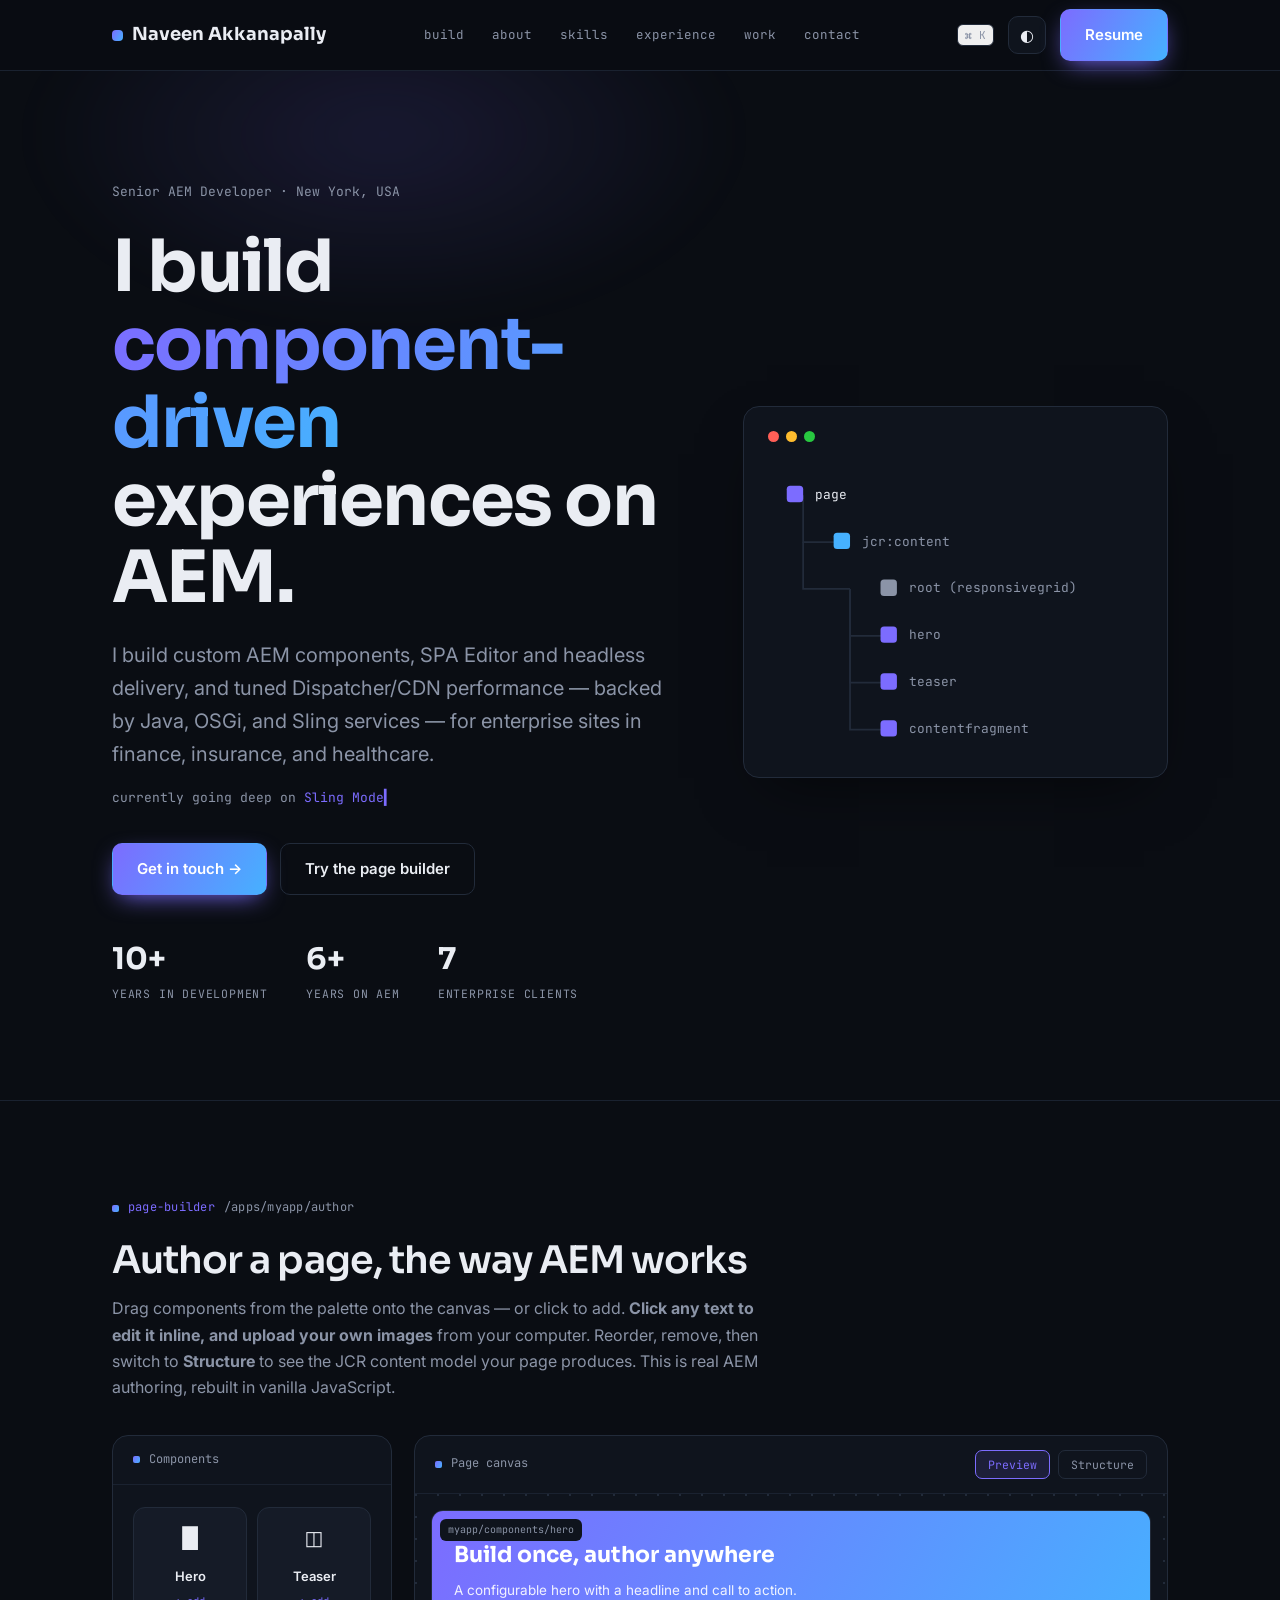
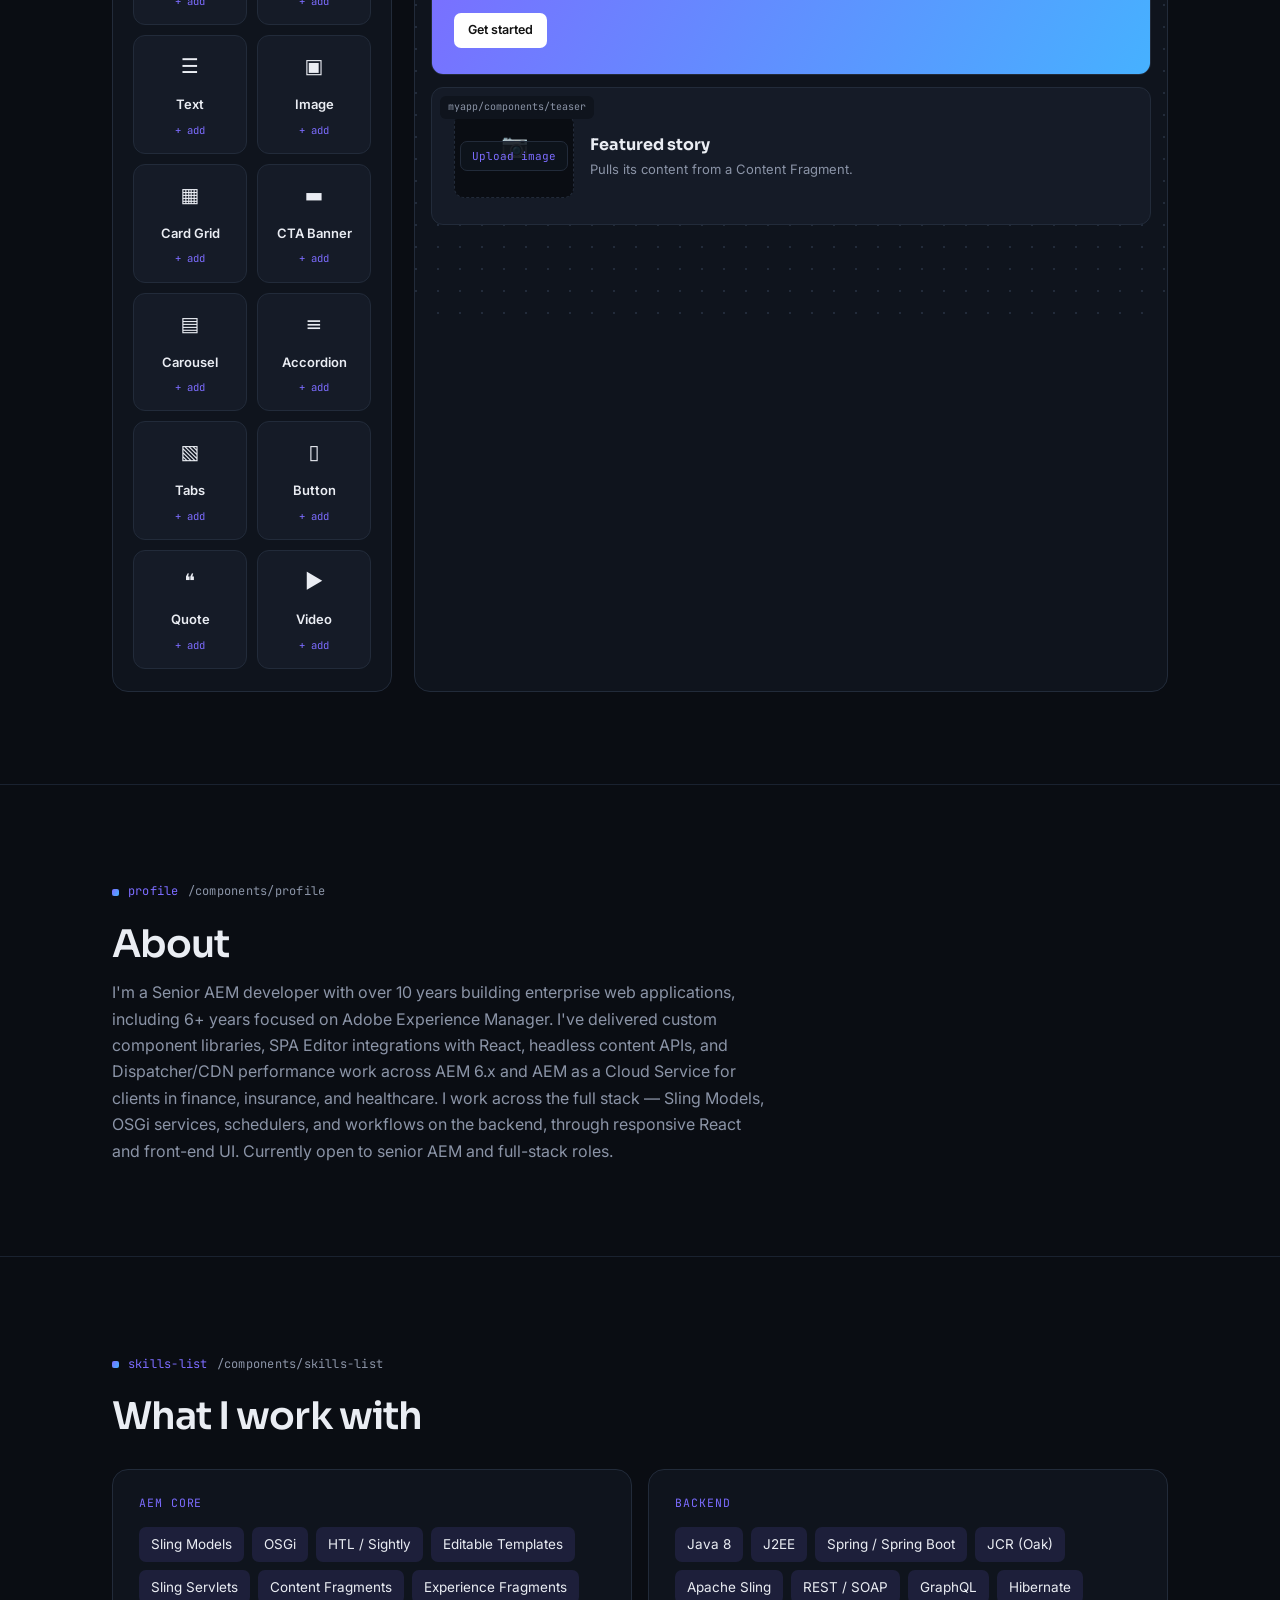
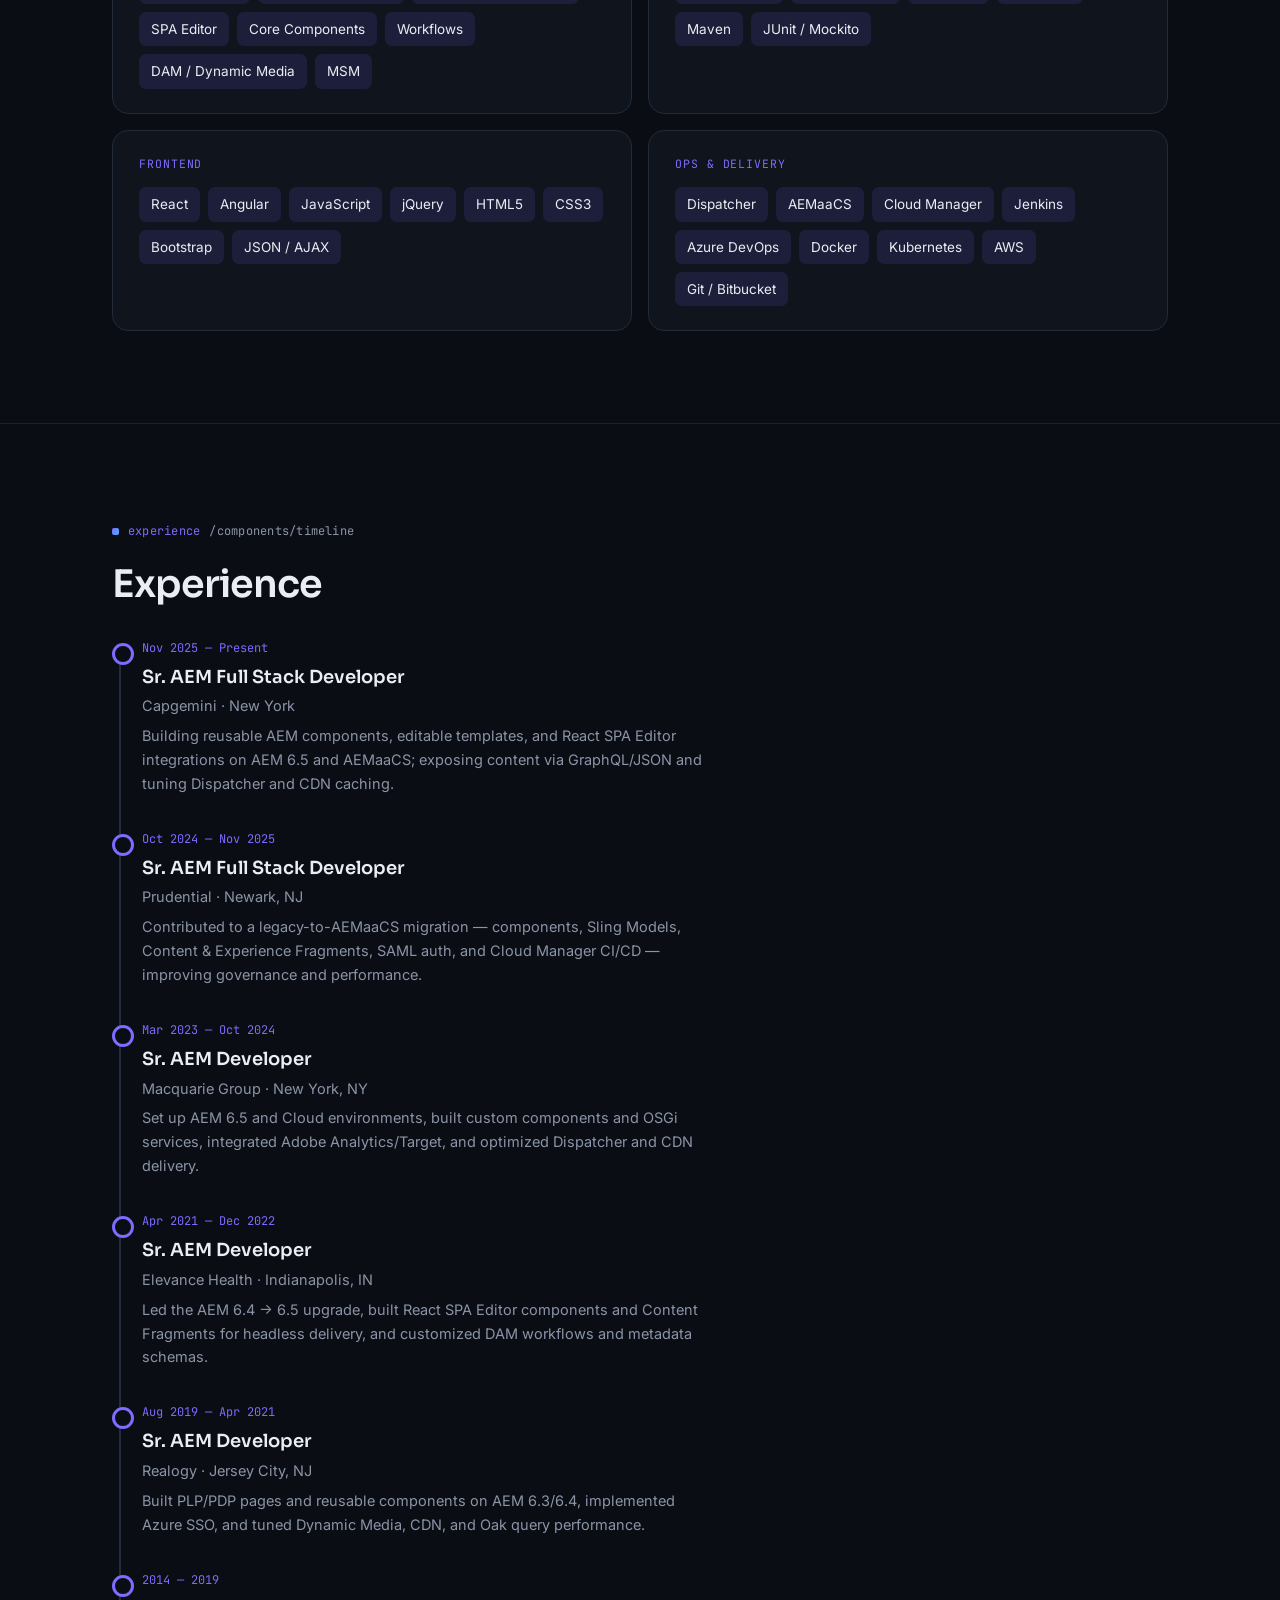
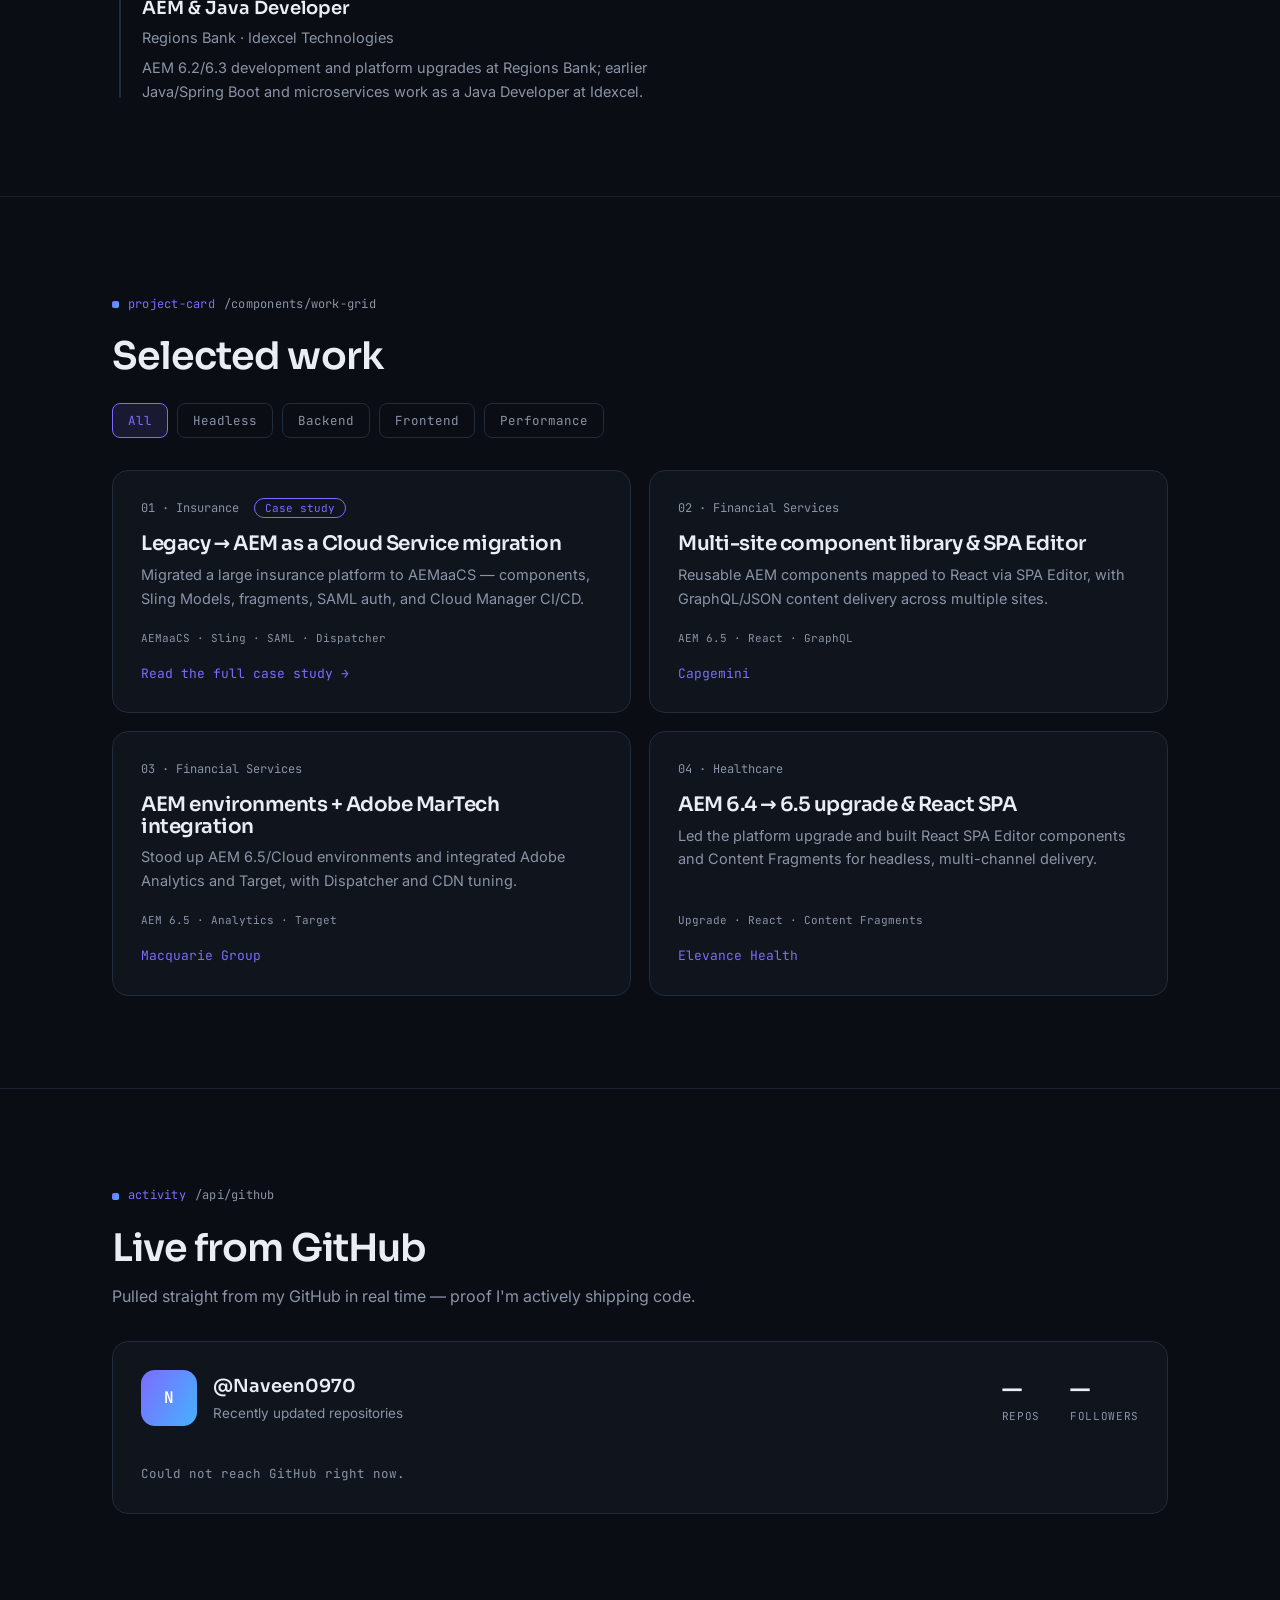
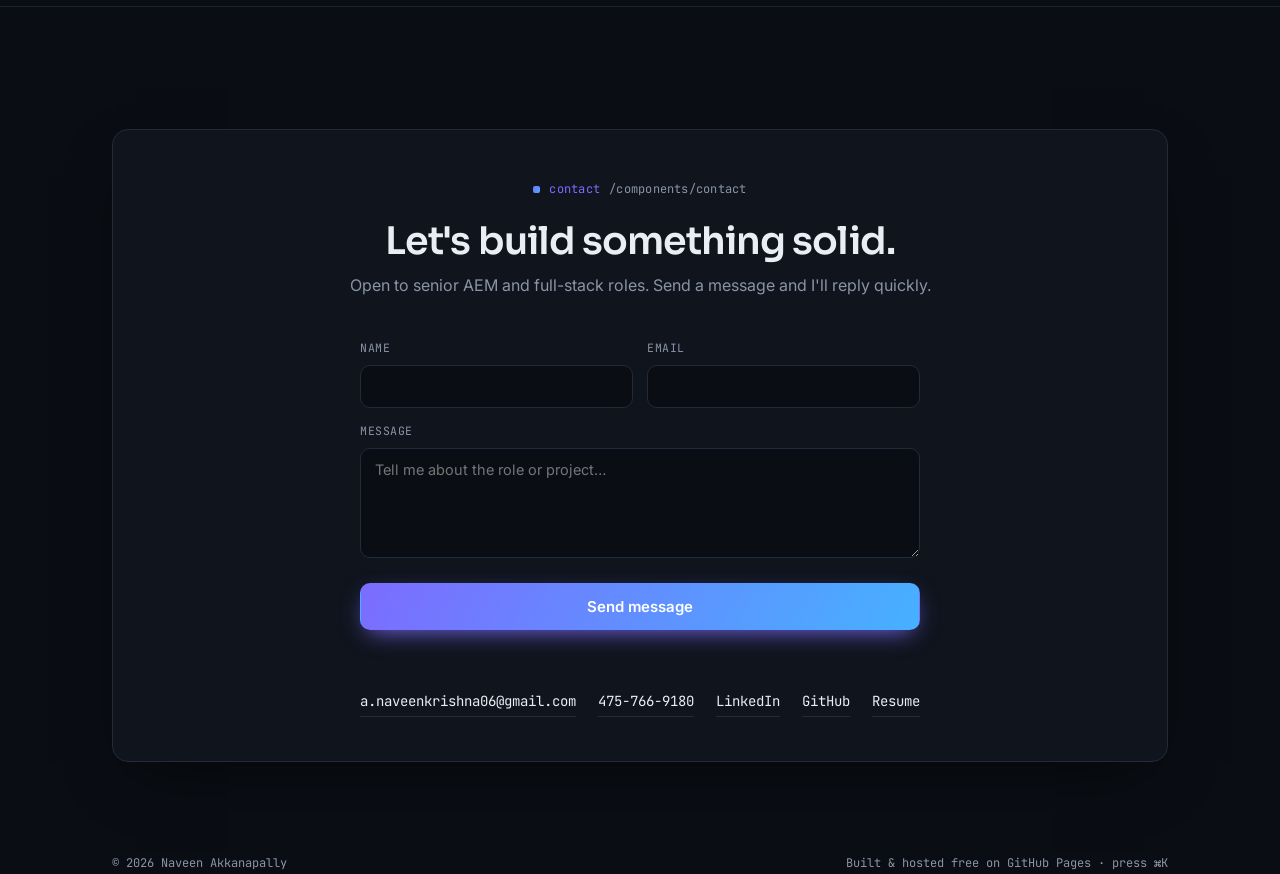
<file: index.html>
<!DOCTYPE html>
<!--
  ============================================================
  AEM DEVELOPER PORTFOLIO  — main page (v2, interactive)
  Edit anything in [SQUARE BRACKETS]. Deploy steps are in README.md
  ============================================================
-->
<html lang="en" data-theme="dark">
<head>
<meta charset="UTF-8" />
<meta name="viewport" content="width=device-width, initial-scale=1.0" />
<title>Naveen Akkanapally — Sr. AEM Developer</title>
<meta name="description" content="Naveen Akkanapally is a Senior AEM developer with 10+ years in enterprise web development and 6+ years on Adobe Experience Manager — component architecture, SPA Editor, headless delivery, and performance." />
<meta property="og:title" content="Naveen Akkanapally — Sr. AEM Developer" />
<meta property="og:description" content="Component-driven experiences on Adobe Experience Manager." />
<meta property="og:type" content="website" />
<link rel="icon" href="data:image/svg+xml,%3Csvg xmlns='http://www.w3.org/2000/svg' viewBox='0 0 32 32'%3E%3Crect width='32' height='32' rx='8' fill='%237C6CFF'/%3E%3Ctext x='16' y='22' font-size='16' font-family='monospace' fill='white' text-anchor='middle'%3EA%3C/text%3E%3C/svg%3E" />
<link rel="preconnect" href="https://fonts.googleapis.com" />
<link rel="preconnect" href="https://fonts.gstatic.com" crossorigin />
<link href="https://fonts.googleapis.com/css2?family=Sora:wght@400;500;600;700&family=Inter:wght@400;500;600&family=JetBrains+Mono:wght@400;500&display=swap" rel="stylesheet" />
<link rel="stylesheet" href="style.css" />
</head>
<body>

<div class="scroll-progress" id="scrollProgress"></div>

<nav class="nav">
  <div class="wrap nav-inner">
    <div class="brand"><span class="dot"></span>Naveen Akkanapally</div>
    <div class="nav-mid">
      <a href="#playground">build</a>
      <a href="#about">about</a>
      <a href="#skills">skills</a>
      <a href="#experience">experience</a>
      <a href="#work">work</a>
      <a href="#contact">contact</a>
    </div>
    <div class="nav-right">
      <button class="kbd-hint" id="cmdkTrigger" aria-label="Open command palette">&#8984; K</button>
      <button class="theme-toggle" id="themeToggle" aria-label="Toggle light/dark theme">&#9680;</button>
      <a class="btn btn-primary" href="[link-to-resume.pdf]">Resume</a>
    </div>
  </div>
</nav>

<!-- ============ HERO ============ -->
<header class="hero">
  <div class="hero-glow"></div>
  <div class="wrap hero-grid">
    <div>
      <div class="role">Senior AEM Developer &middot; New York, USA</div>
      <h1>I build <span class="grad-text">component-driven</span> experiences on AEM.</h1>
      <p class="lead">I build custom AEM components, SPA Editor and headless delivery, and tuned Dispatcher/CDN performance — backed by Java, OSGi, and Sling services — for enterprise sites in finance, insurance, and healthcare.</p>
      <div class="rotator-line">currently going deep on <span class="rotator" id="rotator"></span></div>
      <div class="cta-row">
        <a class="btn btn-primary" href="#contact">Get in touch &rarr;</a>
        <a class="btn btn-ghost" href="#playground">Try the page builder</a>
      </div>
      <div class="stat-row">
        <div class="stat"><div class="n">10+</div><div class="l">Years in development</div></div>
        <div class="stat"><div class="n">6+</div><div class="l">Years on AEM</div></div>
        <div class="stat"><div class="n">7</div><div class="l">Enterprise clients</div></div>
      </div>
    </div>
    <div class="tree-card reveal">
      <div class="barbar"><i></i><i></i><i></i></div>
      <div class="tree">
        <svg viewBox="0 0 320 250" xmlns="http://www.w3.org/2000/svg" id="treeSvg">
          <g stroke="var(--border)" stroke-width="1.5" fill="none" class="tlines">
            <path d="M30 30 V70 H70" /><path d="M30 70 V110 H70" />
            <path d="M70 110 V150 H110" /><path d="M70 110 V190 H110" /><path d="M70 110 V230 H110" />
          </g>
          <g class="tnodes">
            <g class="tnode"><rect x="16" y="22" width="14" height="14" rx="3" fill="var(--accent)"/><text x="40" y="33" class="node-label root">page</text></g>
            <g class="tnode"><rect x="56" y="62" width="14" height="14" rx="3" fill="var(--accent-2)"/><text x="80" y="73" class="node-label">jcr:content</text></g>
            <g class="tnode"><rect x="96" y="102" width="14" height="14" rx="3" fill="var(--muted)"/><text x="120" y="113" class="node-label">root (responsivegrid)</text></g>
            <g class="tnode"><rect x="96" y="142" width="14" height="14" rx="3" fill="var(--accent)"/><text x="120" y="153" class="node-label">hero</text></g>
            <g class="tnode"><rect x="96" y="182" width="14" height="14" rx="3" fill="var(--accent)"/><text x="120" y="193" class="node-label">teaser</text></g>
            <g class="tnode"><rect x="96" y="222" width="14" height="14" rx="3" fill="var(--accent)"/><text x="120" y="233" class="node-label">contentfragment</text></g>
          </g>
        </svg>
      </div>
    </div>
  </div>
</header>

<!-- ============ PAGE BUILDER (centerpiece) ============ -->
<section id="playground">
  <div class="wrap">
    <div class="eyebrow reveal">page-builder <span class="dim">/apps/myapp/author</span></div>
    <h2 class="reveal">Author a page, the way AEM works</h2>
    <p class="body reveal">Drag components from the palette onto the canvas — or click to add. <strong>Click any text to edit it inline, and upload your own images</strong> from your computer. Reorder, remove, then switch to <strong>Structure</strong> to see the JCR content model your page produces. This is real AEM authoring, rebuilt in vanilla JavaScript.</p>

    <div class="builder" id="builder">
      <div class="builder-grid reveal">
        <!-- palette -->
        <div class="palette panel">
          <div class="panel-head"><span class="d"></span>Components</div>
          <div class="panel-body">
            <div class="palette-item" draggable="true" data-type="hero"><span class="ico">&#9608;</span><span class="nm">Hero</span><span class="add">+ add</span></div>
            <div class="palette-item" draggable="true" data-type="teaser"><span class="ico">&#9707;</span><span class="nm">Teaser</span><span class="add">+ add</span></div>
            <div class="palette-item" draggable="true" data-type="text"><span class="ico">&#9776;</span><span class="nm">Text</span><span class="add">+ add</span></div>
            <div class="palette-item" draggable="true" data-type="image"><span class="ico">&#9635;</span><span class="nm">Image</span><span class="add">+ add</span></div>
            <div class="palette-item" draggable="true" data-type="grid"><span class="ico">&#9638;</span><span class="nm">Card Grid</span><span class="add">+ add</span></div>
            <div class="palette-item" draggable="true" data-type="cta"><span class="ico">&#9644;</span><span class="nm">CTA Banner</span><span class="add">+ add</span></div>
            <div class="palette-item" draggable="true" data-type="carousel"><span class="ico">&#9636;</span><span class="nm">Carousel</span><span class="add">+ add</span></div>
            <div class="palette-item" draggable="true" data-type="accordion"><span class="ico">&#8801;</span><span class="nm">Accordion</span><span class="add">+ add</span></div>
            <div class="palette-item" draggable="true" data-type="tabs"><span class="ico">&#9639;</span><span class="nm">Tabs</span><span class="add">+ add</span></div>
            <div class="palette-item" draggable="true" data-type="button"><span class="ico">&#9647;</span><span class="nm">Button</span><span class="add">+ add</span></div>
            <div class="palette-item" draggable="true" data-type="quote"><span class="ico">&#10077;</span><span class="nm">Quote</span><span class="add">+ add</span></div>
            <div class="palette-item" draggable="true" data-type="video"><span class="ico">&#9654;</span><span class="nm">Video</span><span class="add">+ add</span></div>
          </div>
        </div>
        <!-- canvas -->
        <div class="panel canvas-wrap">
          <div class="panel-head"><span class="d"></span>Page canvas
            <div class="builder-tabs">
              <button id="tabPreview" class="active">Preview</button>
              <button id="tabStructure">Structure</button>
            </div>
          </div>
          <div class="canvas" id="canvas"></div>
          <div class="structure-view" id="structureView"></div>
        </div>
      </div>
    </div>
  </div>
</section>

<!-- ============ ABOUT ============ -->
<section id="about">
  <div class="wrap">
    <div class="eyebrow reveal">profile <span class="dim">/components/profile</span></div>
    <h2 class="reveal">About</h2>
    <p class="body reveal">I'm a Senior AEM developer with over 10 years building enterprise web applications, including 6+ years focused on Adobe Experience Manager. I've delivered custom component libraries, SPA Editor integrations with React, headless content APIs, and Dispatcher/CDN performance work across AEM 6.x and AEM as a Cloud Service for clients in finance, insurance, and healthcare. I work across the full stack — Sling Models, OSGi services, schedulers, and workflows on the backend, through responsive React and front-end UI. Currently open to senior AEM and full-stack roles.</p>
  </div>
</section>

<!-- ============ SKILLS ============ -->
<section id="skills">
  <div class="wrap">
    <div class="eyebrow reveal">skills-list <span class="dim">/components/skills-list</span></div>
    <h2 class="reveal">What I work with</h2>
    <div class="skills-grid">
      <div class="skill-card reveal"><div class="label">AEM Core</div><div class="chips"><span class="chip">Sling Models</span><span class="chip">OSGi</span><span class="chip">HTL / Sightly</span><span class="chip">Editable Templates</span><span class="chip">Sling Servlets</span><span class="chip">Content Fragments</span><span class="chip">Experience Fragments</span><span class="chip">SPA Editor</span><span class="chip">Core Components</span><span class="chip">Workflows</span><span class="chip">DAM / Dynamic Media</span><span class="chip">MSM</span></div></div>
      <div class="skill-card reveal"><div class="label">Backend</div><div class="chips"><span class="chip">Java 8</span><span class="chip">J2EE</span><span class="chip">Spring / Spring Boot</span><span class="chip">JCR (Oak)</span><span class="chip">Apache Sling</span><span class="chip">REST / SOAP</span><span class="chip">GraphQL</span><span class="chip">Hibernate</span><span class="chip">Maven</span><span class="chip">JUnit / Mockito</span></div></div>
      <div class="skill-card reveal"><div class="label">Frontend</div><div class="chips"><span class="chip">React</span><span class="chip">Angular</span><span class="chip">JavaScript</span><span class="chip">jQuery</span><span class="chip">HTML5</span><span class="chip">CSS3</span><span class="chip">Bootstrap</span><span class="chip">JSON / AJAX</span></div></div>
      <div class="skill-card reveal"><div class="label">Ops &amp; Delivery</div><div class="chips"><span class="chip">Dispatcher</span><span class="chip">AEMaaCS</span><span class="chip">Cloud Manager</span><span class="chip">Jenkins</span><span class="chip">Azure DevOps</span><span class="chip">Docker</span><span class="chip">Kubernetes</span><span class="chip">AWS</span><span class="chip">Git / Bitbucket</span></div></div>
    </div>
    
  </div>
</section>

<!-- ============ EXPERIENCE ============ -->
<section id="experience">
  <div class="wrap">
    <div class="eyebrow reveal">experience <span class="dim">/components/timeline</span></div>
    <h2 class="reveal">Experience</h2>
    <div class="timeline">
      <div class="tl-item reveal"><div class="when">Nov 2025 — Present</div><div class="what">Sr. AEM Full Stack Developer</div><div class="where">Capgemini &middot; New York</div><p>Building reusable AEM components, editable templates, and React SPA Editor integrations on AEM 6.5 and AEMaaCS; exposing content via GraphQL/JSON and tuning Dispatcher and CDN caching.</p></div>
      <div class="tl-item reveal"><div class="when">Oct 2024 — Nov 2025</div><div class="what">Sr. AEM Full Stack Developer</div><div class="where">Prudential &middot; Newark, NJ</div><p>Contributed to a legacy-to-AEMaaCS migration — components, Sling Models, Content &amp; Experience Fragments, SAML auth, and Cloud Manager CI/CD — improving governance and performance.</p></div>
      <div class="tl-item reveal"><div class="when">Mar 2023 — Oct 2024</div><div class="what">Sr. AEM Developer</div><div class="where">Macquarie Group &middot; New York, NY</div><p>Set up AEM 6.5 and Cloud environments, built custom components and OSGi services, integrated Adobe Analytics/Target, and optimized Dispatcher and CDN delivery.</p></div>
      <div class="tl-item reveal"><div class="when">Apr 2021 — Dec 2022</div><div class="what">Sr. AEM Developer</div><div class="where">Elevance Health &middot; Indianapolis, IN</div><p>Led the AEM 6.4 → 6.5 upgrade, built React SPA Editor components and Content Fragments for headless delivery, and customized DAM workflows and metadata schemas.</p></div>
      <div class="tl-item reveal"><div class="when">Aug 2019 — Apr 2021</div><div class="what">Sr. AEM Developer</div><div class="where">Realogy &middot; Jersey City, NJ</div><p>Built PLP/PDP pages and reusable components on AEM 6.3/6.4, implemented Azure SSO, and tuned Dynamic Media, CDN, and Oak query performance.</p></div>
      <div class="tl-item reveal"><div class="when">2014 — 2019</div><div class="what">AEM &amp; Java Developer</div><div class="where">Regions Bank &middot; Idexcel Technologies</div><p>AEM 6.2/6.3 development and platform upgrades at Regions Bank; earlier Java/Spring Boot and microservices work as a Java Developer at Idexcel.</p></div>
    </div>
  </div>
</section>

<!-- ============ WORK (filterable) ============ -->
<section id="work">
  <div class="wrap">
    <div class="eyebrow reveal">project-card <span class="dim">/components/work-grid</span></div>
    <h2 class="reveal">Selected work</h2>
    <div class="filters reveal">
      <button class="filter-btn active" data-filter="all">All</button>
      <button class="filter-btn" data-filter="headless">Headless</button>
      <button class="filter-btn" data-filter="backend">Backend</button>
      <button class="filter-btn" data-filter="frontend">Frontend</button>
      <button class="filter-btn" data-filter="performance">Performance</button>
    </div>
    <div class="work-grid">
      <a class="work-card reveal" href="case-study.html" data-tags="headless backend frontend performance">
        <div class="meta">01 &middot; Insurance <span class="feat">Case study</span></div>
        <h3>Legacy &rarr; AEM as a Cloud Service migration</h3>
        <p>Migrated a large insurance platform to AEMaaCS — components, Sling Models, fragments, SAML auth, and Cloud Manager CI/CD.</p>
        <div class="stack"><span>AEMaaCS</span><span>&middot;</span><span>Sling</span><span>&middot;</span><span>SAML</span><span>&middot;</span><span>Dispatcher</span></div>
        <div class="arrow">Read the full case study &rarr;</div>
      </a>
      <div class="work-card reveal" data-tags="backend frontend headless">
        <div class="meta">02 &middot; Financial Services</div>
        <h3>Multi-site component library &amp; SPA Editor</h3>
        <p>Reusable AEM components mapped to React via SPA Editor, with GraphQL/JSON content delivery across multiple sites.</p>
        <div class="stack"><span>AEM 6.5</span><span>&middot;</span><span>React</span><span>&middot;</span><span>GraphQL</span></div>
        <div class="arrow">Capgemini</div>
      </div>
      <div class="work-card reveal" data-tags="frontend performance backend">
        <div class="meta">03 &middot; Financial Services</div>
        <h3>AEM environments + Adobe MarTech integration</h3>
        <p>Stood up AEM 6.5/Cloud environments and integrated Adobe Analytics and Target, with Dispatcher and CDN tuning.</p>
        <div class="stack"><span>AEM 6.5</span><span>&middot;</span><span>Analytics</span><span>&middot;</span><span>Target</span></div>
        <div class="arrow">Macquarie Group</div>
      </div>
      <div class="work-card reveal" data-tags="headless frontend">
        <div class="meta">04 &middot; Healthcare</div>
        <h3>AEM 6.4 &rarr; 6.5 upgrade &amp; React SPA</h3>
        <p>Led the platform upgrade and built React SPA Editor components and Content Fragments for headless, multi-channel delivery.</p>
        <div class="stack"><span>Upgrade</span><span>&middot;</span><span>React</span><span>&middot;</span><span>Content Fragments</span></div>
        <div class="arrow">Elevance Health</div>
      </div>
    </div>
    
  </div>
</section>

<!-- ============ GITHUB ACTIVITY ============ -->
<section id="github">
  <div class="wrap">
    <div class="eyebrow reveal">activity <span class="dim">/api/github</span></div>
    <h2 class="reveal">Live from GitHub</h2>
    <p class="body reveal">Pulled straight from my GitHub in real time — proof I'm actively shipping code.</p>
    <!-- Put your GitHub username in data-user below to activate this -->
    <div class="gh-card reveal" id="ghCard" data-user="Naveen0970">
      <div class="gh-top">
        <div class="gh-avatar" id="ghAvatar">A</div>
        <div>
          <div style="font-family:var(--display);font-weight:600;font-size:18px;">@Naveen0970</div>
          <div style="color:var(--muted);font-size:13.5px;">Recently updated repositories</div>
        </div>
        <div class="gh-stats">
          <div class="s"><div class="n" id="ghRepos">—</div><div class="l">Repos</div></div>
          <div class="s"><div class="n" id="ghFollowers">—</div><div class="l">Followers</div></div>
        </div>
      </div>
      <div class="gh-repos" id="ghRepoList"></div>
      <div class="gh-note" id="ghNote"></div>
    </div>
  </div>
</section>

<!-- ============ CONTACT ============ -->
<section id="contact">
  <div class="wrap">
    <div class="contact-card reveal">
      <div class="eyebrow" style="justify-content:center;">contact <span class="dim">/components/contact</span></div>
      <h2>Let's build something solid.</h2>
      <p class="body" style="margin:0 auto;">Open to senior AEM and full-stack roles. Send a message and I'll reply quickly.</p>
      <!-- Create a free form at formspree.io and paste its URL in action="" below -->
      <form class="form" id="contactForm" action="[https://formspree.io/f/your-form-id]" method="POST">
        <div class="form-row">
          <div><label>Name</label><input type="text" name="name" required /></div>
          <div><label>Email</label><input type="email" name="email" required /></div>
        </div>
        <label>Message</label>
        <textarea name="message" required placeholder="Tell me about the role or project…"></textarea>
        <button class="btn btn-primary" type="submit">Send message</button>
        <div class="form-status" id="formStatus"></div>
      </form>
      <div class="links-row">
        <a href="mailto:a.naveenkrishna06@gmail.com">a.naveenkrishna06@gmail.com</a>
        <a href="tel:+14757669180">475-766-9180</a>
        <a href="https://www.linkedin.com/in/naveen-a-7741b11ab/" target="_blank" rel="noopener">LinkedIn</a>
        <a href="https://github.com/Naveen0970" target="_blank" rel="noopener">GitHub</a>
        <a href="[link-to-resume.pdf]">Resume</a>
      </div>
    </div>
  </div>
</section>

<footer class="wrap">
  <span>&copy; <span id="year"></span> Naveen Akkanapally</span>
  <span>Built &amp; hosted free on GitHub Pages &middot; press &#8984;K</span>
</footer>

<!-- command palette -->
<div class="cmdk-overlay" id="cmdk">
  <div class="cmdk">
    <input class="cmdk-input" id="cmdkInput" placeholder="Type a command or jump to a section…" />
    <div class="cmdk-list" id="cmdkList"></div>
  </div>
</div>

<script src="script.js"></script>
</body>
</html>
</file>
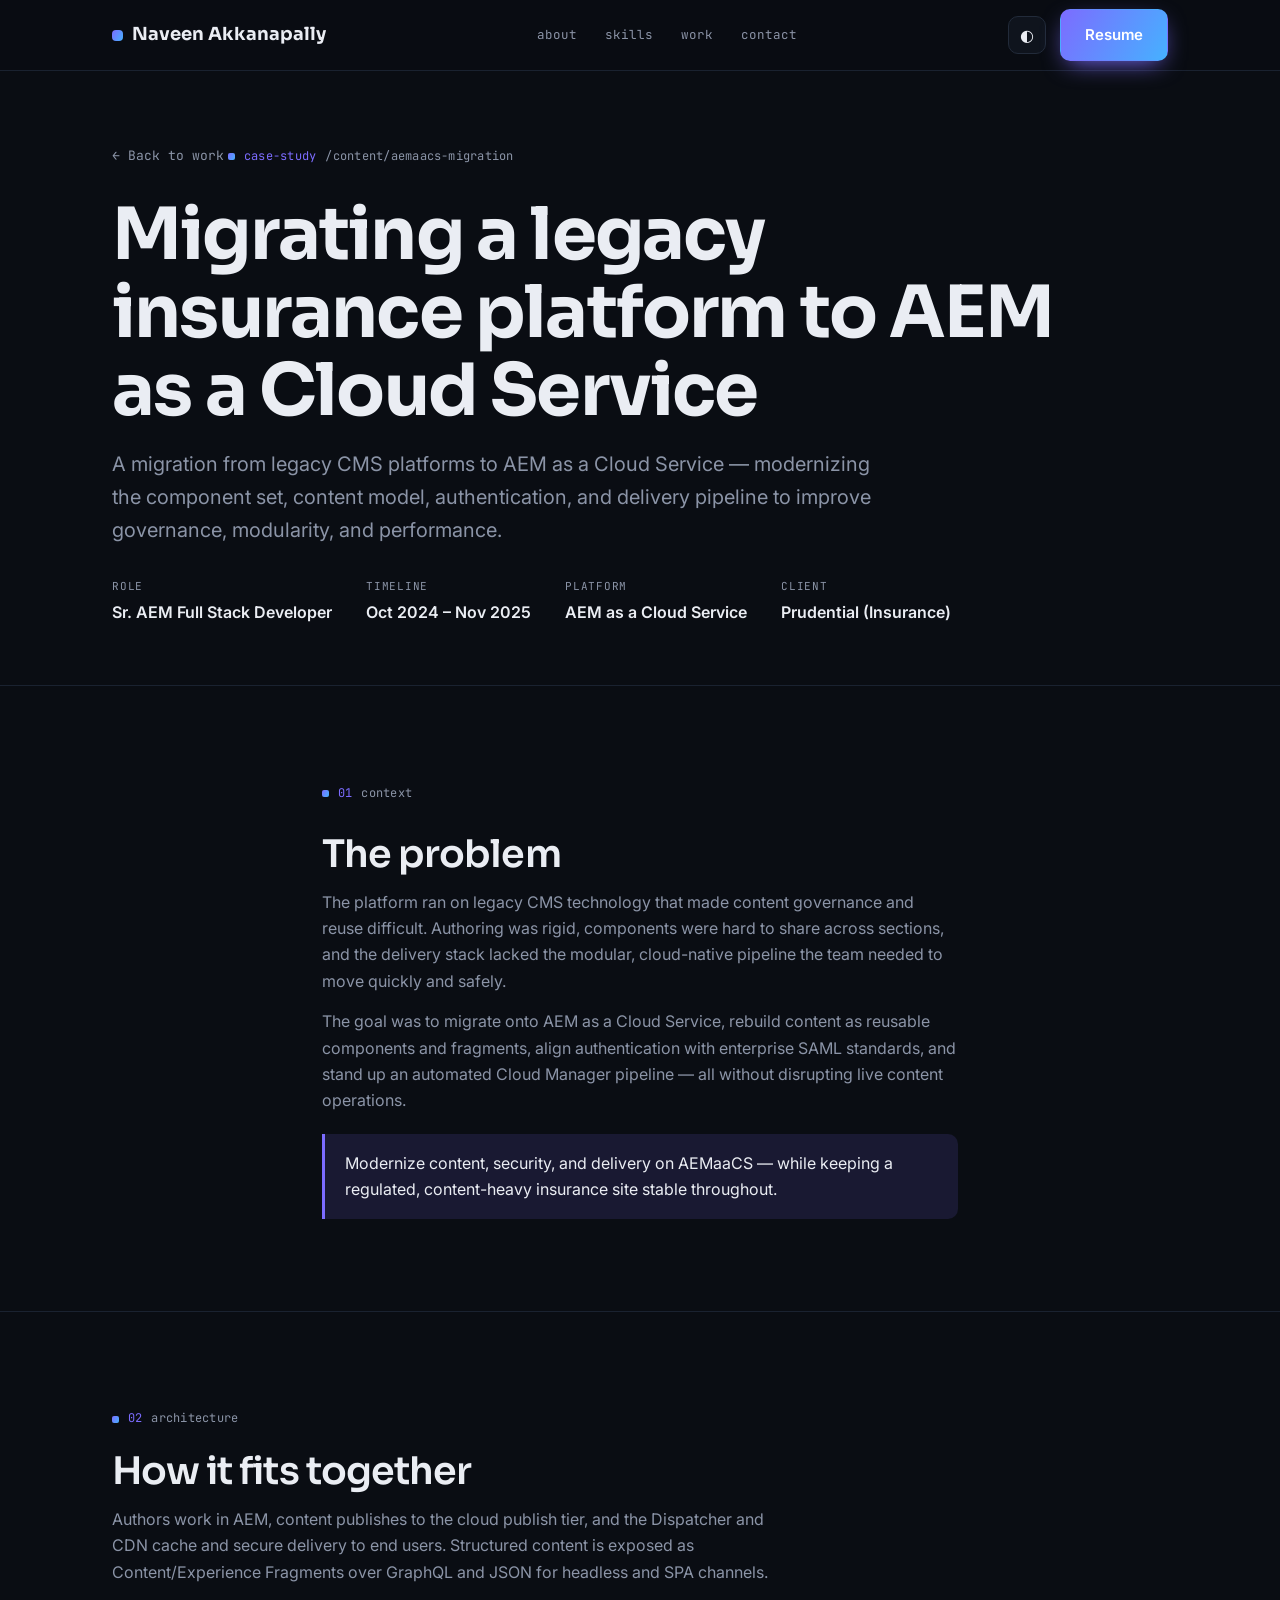
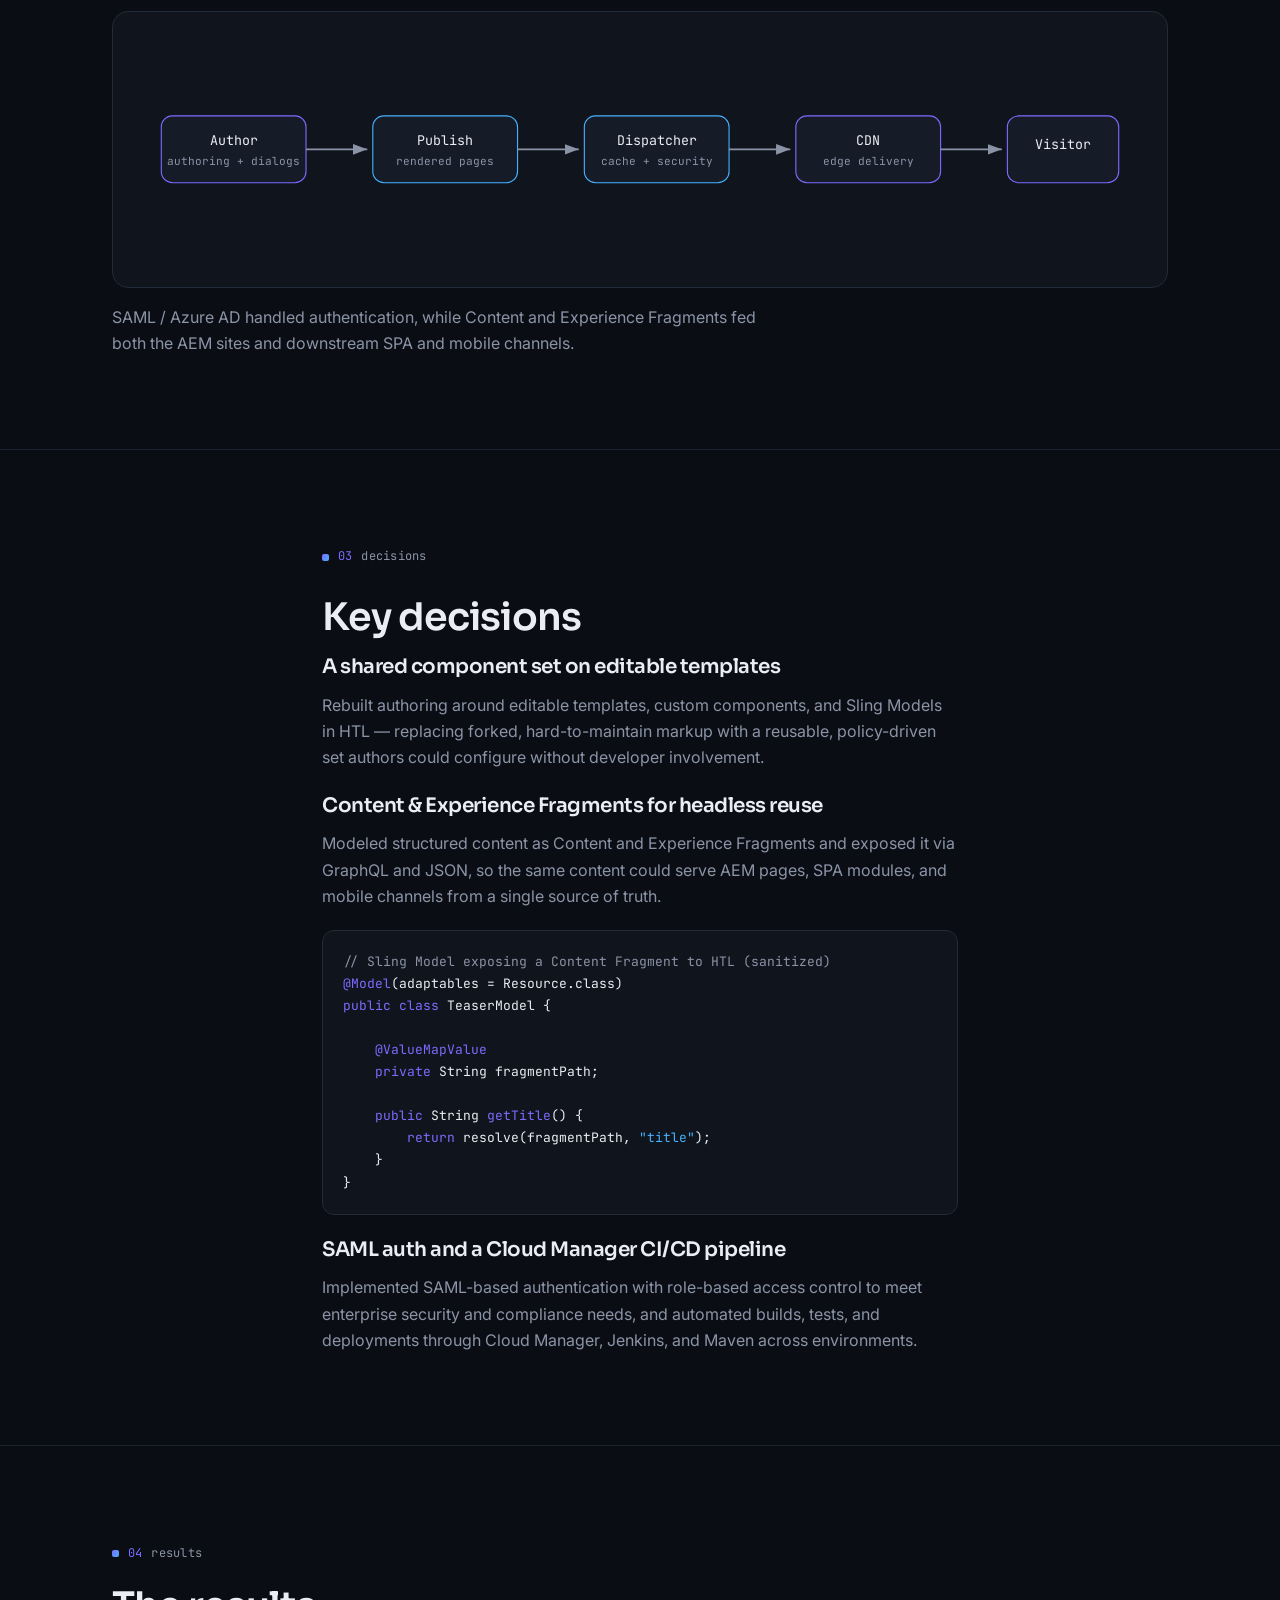
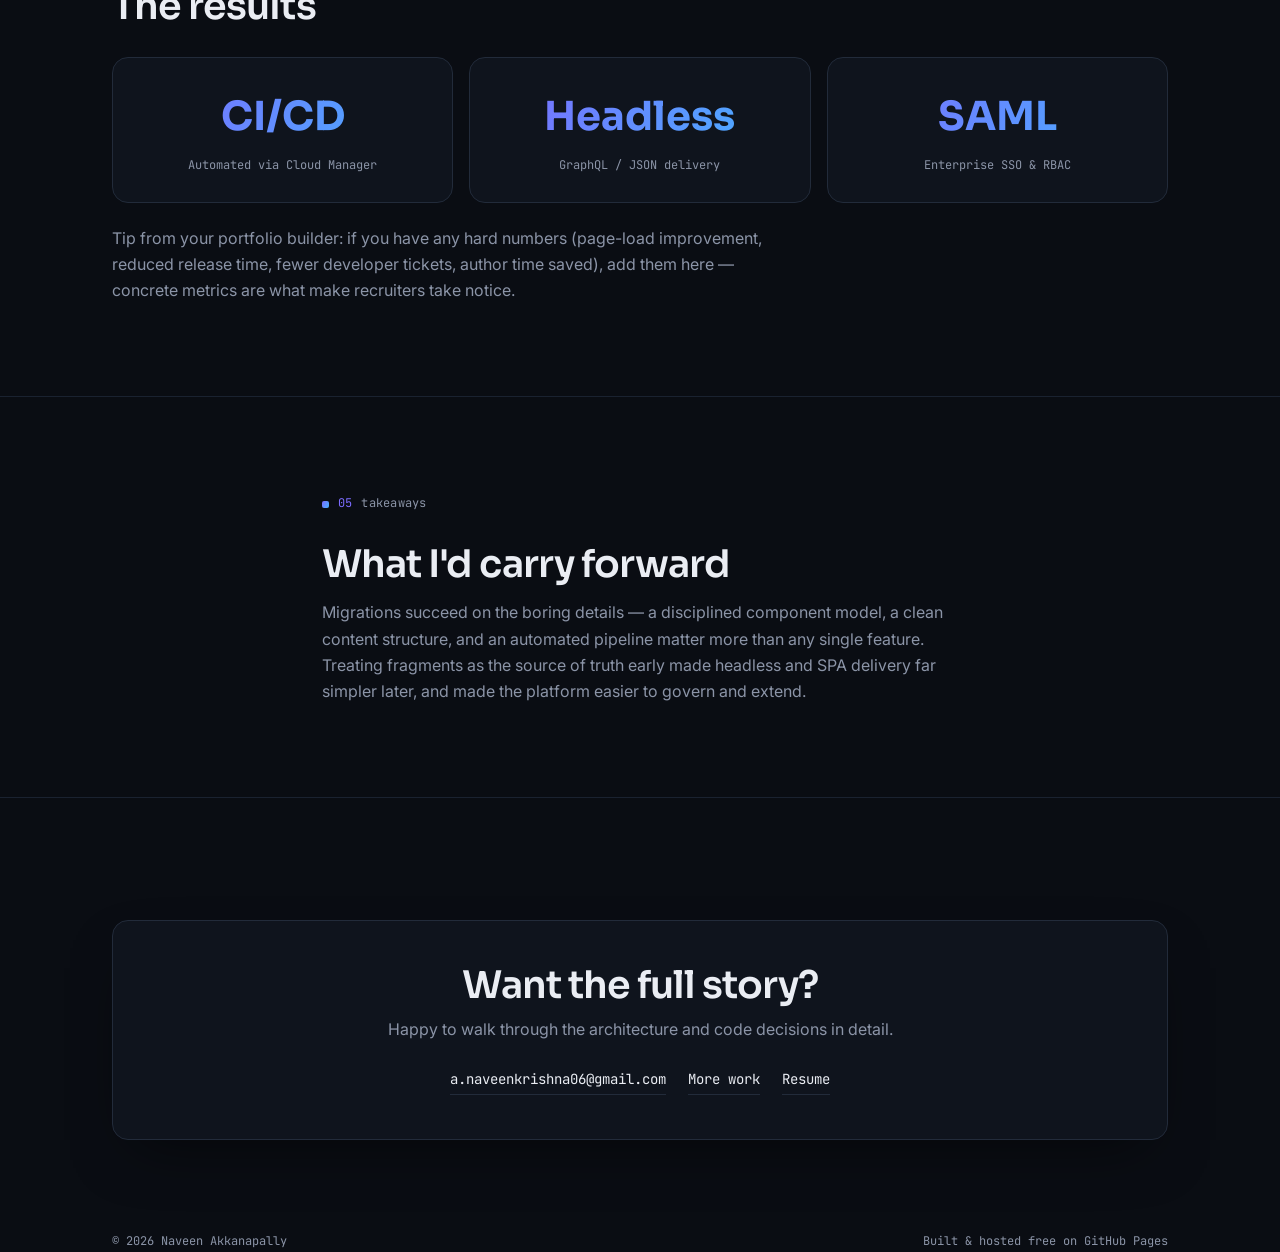
<file: case-study.html>
<!DOCTYPE html>
<!--
  ============================================================
  CASE STUDY PAGE — your flagship project write-up
  This is the single most important page for recruiters.
  Replace [BRACKETS] with your real project once you have one.
  ============================================================
-->
<html lang="en" data-theme="dark">
<head>
<meta charset="UTF-8" />
<meta name="viewport" content="width=device-width, initial-scale=1.0" />
<title>Legacy → AEMaaCS Migration — Case Study · Naveen Akkanapally</title>
<meta name="description" content="How I helped migrate a legacy insurance platform to AEM as a Cloud Service — components, fragments, SAML auth, and CI/CD." />
<link rel="icon" href="data:image/svg+xml,%3Csvg xmlns='http://www.w3.org/2000/svg' viewBox='0 0 32 32'%3E%3Crect width='32' height='32' rx='8' fill='%237C6CFF'/%3E%3Ctext x='16' y='22' font-size='16' font-family='monospace' fill='white' text-anchor='middle'%3EA%3C/text%3E%3C/svg%3E" />
<link rel="preconnect" href="https://fonts.googleapis.com" />
<link rel="preconnect" href="https://fonts.gstatic.com" crossorigin />
<link href="https://fonts.googleapis.com/css2?family=Sora:wght@400;500;600;700&family=Inter:wght@400;500;600&family=JetBrains+Mono:wght@400;500&display=swap" rel="stylesheet" />
<link rel="stylesheet" href="style.css" />
</head>
<body>

<nav class="nav">
  <div class="wrap nav-inner">
    <div class="brand"><span class="dot"></span>Naveen Akkanapally</div>
    <div class="nav-mid">
      <a href="index.html#about">about</a>
      <a href="index.html#skills">skills</a>
      <a href="index.html#work">work</a>
      <a href="index.html#contact">contact</a>
    </div>
    <div class="nav-right">
      <button class="theme-toggle" id="themeToggle" aria-label="Toggle light/dark theme">◐</button>
      <a class="btn btn-primary" href="[link-to-resume.pdf]">Resume</a>
    </div>
  </div>
</nav>

<!-- ============ CASE STUDY HERO ============ -->
<header class="cs-hero">
  <div class="wrap">
    <a class="back" href="index.html#work">← Back to work</a>
    <div class="eyebrow">case-study <span class="dim">/content/aemaacs-migration</span></div>
    <h1 style="max-width: 18ch;">Migrating a legacy insurance platform to AEM as a Cloud Service</h1>
    <p class="lead" style="margin-top:18px;">A migration from legacy CMS platforms to AEM as a Cloud Service — modernizing the component set, content model, authentication, and delivery pipeline to improve governance, modularity, and performance.</p>
    <div class="cs-meta">
      <div class="m"><div class="k">Role</div><div class="v">Sr. AEM Full Stack Developer</div></div>
      <div class="m"><div class="k">Timeline</div><div class="v">Oct 2024 – Nov 2025</div></div>
      <div class="m"><div class="k">Platform</div><div class="v">AEM as a Cloud Service</div></div>
      <div class="m"><div class="k">Client</div><div class="v">Prudential (Insurance)</div></div>
    </div>
  </div>
</header>

<!-- ============ CONTEXT / PROBLEM ============ -->
<section>
  <div class="wrap prose">
    <div class="eyebrow reveal">01 <span class="dim">context</span></div>
    <h2 class="reveal">The problem</h2>
    <p class="reveal">The platform ran on legacy CMS technology that made content governance and reuse difficult. Authoring was rigid, components were hard to share across sections, and the delivery stack lacked the modular, cloud-native pipeline the team needed to move quickly and safely.</p>
    <p class="reveal">The goal was to migrate onto AEM as a Cloud Service, rebuild content as reusable components and fragments, align authentication with enterprise SAML standards, and stand up an automated Cloud Manager pipeline — all without disrupting live content operations.</p>
    <div class="callout reveal">Modernize content, security, and delivery on AEMaaCS — while keeping a regulated, content-heavy insurance site stable throughout.</div>
  </div>
</section>

<!-- ============ ARCHITECTURE ============ -->
<section>
  <div class="wrap">
    <div class="eyebrow reveal">02 <span class="dim">architecture</span></div>
    <h2 class="reveal">How it fits together</h2>
    <p class="body reveal">Authors work in AEM, content publishes to the cloud publish tier, and the Dispatcher and CDN cache and secure delivery to end users. Structured content is exposed as Content/Experience Fragments over GraphQL and JSON for headless and SPA channels.</p>
    <div class="arch reveal">
      <svg viewBox="0 0 900 200" xmlns="http://www.w3.org/2000/svg">
        <defs>
          <marker id="arrow" markerWidth="10" markerHeight="10" refX="8" refY="3" orient="auto">
            <path d="M0 0 L8 3 L0 6 Z" fill="var(--muted)"/>
          </marker>
        </defs>
        <!-- boxes -->
        <g>
          <rect x="20"  y="70" width="130" height="60" rx="10" fill="var(--bg-3)" stroke="var(--accent)"/>
          <text x="85"  y="96"  text-anchor="middle" class="lbl">Author</text>
          <text x="85"  y="114" text-anchor="middle" class="sub">authoring + dialogs</text>

          <rect x="210" y="70" width="130" height="60" rx="10" fill="var(--bg-3)" stroke="var(--accent-2)"/>
          <text x="275" y="96"  text-anchor="middle" class="lbl">Publish</text>
          <text x="275" y="114" text-anchor="middle" class="sub">rendered pages</text>

          <rect x="400" y="70" width="130" height="60" rx="10" fill="var(--bg-3)" stroke="var(--accent-2)"/>
          <text x="465" y="96"  text-anchor="middle" class="lbl">Dispatcher</text>
          <text x="465" y="114" text-anchor="middle" class="sub">cache + security</text>

          <rect x="590" y="70" width="130" height="60" rx="10" fill="var(--bg-3)" stroke="var(--accent)"/>
          <text x="655" y="96"  text-anchor="middle" class="lbl">CDN</text>
          <text x="655" y="114" text-anchor="middle" class="sub">edge delivery</text>

          <rect x="780" y="70" width="100" height="60" rx="10" fill="var(--bg-3)" stroke="var(--accent)"/>
          <text x="830" y="100" text-anchor="middle" class="lbl">Visitor</text>
        </g>
        <!-- arrows -->
        <g stroke="var(--muted)" stroke-width="1.6" marker-end="url(#arrow)">
          <line x1="150" y1="100" x2="205" y2="100"/>
          <line x1="340" y1="100" x2="395" y2="100"/>
          <line x1="530" y1="100" x2="585" y2="100"/>
          <line x1="720" y1="100" x2="775" y2="100"/>
        </g>
      </svg>
    </div>
    <p class="body reveal" style="margin-top:16px;">SAML / Azure AD handled authentication, while Content and Experience Fragments fed both the AEM sites and downstream SPA and mobile channels.</p>
  </div>
</section>

<!-- ============ KEY DECISIONS ============ -->
<section>
  <div class="wrap prose">
    <div class="eyebrow reveal">03 <span class="dim">decisions</span></div>
    <h2 class="reveal">Key decisions</h2>

    <h3 class="reveal" style="margin-top:18px;">A shared component set on editable templates</h3>
    <p class="reveal">Rebuilt authoring around editable templates, custom components, and Sling Models in HTL — replacing forked, hard-to-maintain markup with a reusable, policy-driven set authors could configure without developer involvement.</p>

    <h3 class="reveal" style="margin-top:24px;">Content &amp; Experience Fragments for headless reuse</h3>
    <p class="reveal">Modeled structured content as Content and Experience Fragments and exposed it via GraphQL and JSON, so the same content could serve AEM pages, SPA modules, and mobile channels from a single source of truth.</p>
    <pre class="code reveal"><span class="cm">// Sling Model exposing a Content Fragment to HTL (sanitized)</span>
<span class="kw">@Model</span>(adaptables = Resource.class)
<span class="kw">public class</span> TeaserModel {

    <span class="kw">@ValueMapValue</span>
    <span class="kw">private</span> String fragmentPath;

    <span class="kw">public</span> String <span class="kw">getTitle</span>() {
        <span class="kw">return</span> resolve(fragmentPath, <span class="st">"title"</span>);
    }
}</pre>

    <h3 class="reveal" style="margin-top:24px;">SAML auth and a Cloud Manager CI/CD pipeline</h3>
    <p class="reveal">Implemented SAML-based authentication with role-based access control to meet enterprise security and compliance needs, and automated builds, tests, and deployments through Cloud Manager, Jenkins, and Maven across environments.</p>
  </div>
</section>

<!-- ============ RESULTS ============ -->
<section>
  <div class="wrap">
    <div class="eyebrow reveal">04 <span class="dim">results</span></div>
    <h2 class="reveal">The results</h2>
    <div class="metrics">
      <div class="metric reveal"><div class="big">CI/CD</div><div class="cap">Automated via Cloud Manager</div></div>
      <div class="metric reveal"><div class="big">Headless</div><div class="cap">GraphQL / JSON delivery</div></div>
      <div class="metric reveal"><div class="big">SAML</div><div class="cap">Enterprise SSO &amp; RBAC</div></div>
    </div>
    <p class="body reveal" style="margin-top:22px;">Tip from your portfolio builder: if you have any hard numbers (page-load improvement, reduced release time, fewer developer tickets, author time saved), add them here — concrete metrics are what make recruiters take notice.</p>
  </div>
</section>

<!-- ============ TAKEAWAYS ============ -->
<section>
  <div class="wrap prose">
    <div class="eyebrow reveal">05 <span class="dim">takeaways</span></div>
    <h2 class="reveal">What I'd carry forward</h2>
    <p class="reveal">Migrations succeed on the boring details — a disciplined component model, a clean content structure, and an automated pipeline matter more than any single feature. Treating fragments as the source of truth early made headless and SPA delivery far simpler later, and made the platform easier to govern and extend.</p>
  </div>
</section>

<!-- ============ CTA ============ -->
<section>
  <div class="wrap">
    <div class="contact-card reveal">
      <h2>Want the full story?</h2>
      <p class="body" style="margin:0 auto;">Happy to walk through the architecture and code decisions in detail.</p>
      <div class="links-row">
        <a href="mailto:a.naveenkrishna06@gmail.com">a.naveenkrishna06@gmail.com</a>
        <a href="index.html#work">More work</a>
        <a href="[link-to-resume.pdf]">Resume</a>
      </div>
    </div>
  </div>
</section>

<footer class="wrap">
  <span>© <span id="year"></span> Naveen Akkanapally</span>
  <span>Built &amp; hosted free on GitHub Pages</span>
</footer>

<script src="script.js"></script>
</body>
</html>
</file>
<file: style.css>
/* =========================================================
   AEM DEVELOPER PORTFOLIO — shared styles
   Theme: "Engineering tool" — dark default + light toggle
   ========================================================= */

:root {
  /* dark (default) */
  --bg: #0A0D13;
  --bg-2: #0F141D;
  --bg-3: #151B27;
  --border: #222B3A;
  --border-soft: #1A2230;
  --text: #EAEDF3;
  --muted: #8B94A7;
  --accent: #7C6CFF;
  --accent-2: #46B1FF;
  --accent-soft: rgba(124,108,255,0.13);
  --grad: linear-gradient(120deg, #7C6CFF 0%, #46B1FF 100%);
  --shadow: 0 24px 60px -24px rgba(0,0,0,0.6);

  --display: "Sora", system-ui, sans-serif;
  --body: "Inter", system-ui, sans-serif;
  --mono: "JetBrains Mono", ui-monospace, monospace;
  --max: 1120px;
  --radius: 16px;
}

[data-theme="light"] {
  --bg: #F5F6F9;
  --bg-2: #FFFFFF;
  --bg-3: #FFFFFF;
  --border: #E4E8EF;
  --border-soft: #EDF0F5;
  --text: #131722;
  --muted: #586173;
  --accent: #5B4BE0;
  --accent-2: #2A7DEF;
  --accent-soft: rgba(91,75,224,0.09);
  --grad: linear-gradient(120deg, #5B4BE0 0%, #2A7DEF 100%);
  --shadow: 0 24px 50px -28px rgba(20,30,60,0.22);
}

* { box-sizing: border-box; margin: 0; padding: 0; }
html { scroll-behavior: smooth; }

body {
  background: var(--bg);
  color: var(--text);
  font-family: var(--body);
  line-height: 1.65;
  -webkit-font-smoothing: antialiased;
  overflow-x: hidden;
  transition: background .4s ease, color .4s ease;
}

a { color: inherit; text-decoration: none; }
::selection { background: var(--accent); color: #fff; }

.wrap { max-width: var(--max); margin: 0 auto; padding: 0 32px; }
@media (max-width: 600px){ .wrap { padding: 0 20px; } }

/* keyboard focus */
a:focus-visible, button:focus-visible, select:focus-visible, input:focus-visible {
  outline: 2px solid var(--accent);
  outline-offset: 3px;
  border-radius: 6px;
}

/* ---------- Eyebrow / mono tags (signature: AEM component paths) ---------- */
.eyebrow {
  font-family: var(--mono); font-size: 12px; letter-spacing: .02em;
  color: var(--accent); display: inline-flex; align-items: center; gap: 9px;
  margin-bottom: 22px;
}
.eyebrow::before {
  content: ""; width: 7px; height: 7px; border-radius: 2px;
  background: var(--grad); display: inline-block;
}
.eyebrow .dim { color: var(--muted); }

/* ---------- Headings ---------- */
h1, h2, h3 { font-family: var(--display); letter-spacing: -0.025em; line-height: 1.08; }
h1 { font-size: clamp(38px, 6.5vw, 72px); font-weight: 700; }
h2 { font-size: clamp(26px, 3.8vw, 38px); font-weight: 600; margin-bottom: 14px; }
h3 { font-size: 20px; font-weight: 600; }
.grad-text {
  background: var(--grad); -webkit-background-clip: text;
  background-clip: text; color: transparent;
}
.lead { font-size: clamp(17px, 2vw, 20px); color: var(--muted); max-width: 60ch; }
p.body { color: var(--muted); max-width: 66ch; }

/* ---------- Buttons ---------- */
.btn {
  font-family: var(--body); font-weight: 600; font-size: 15px;
  padding: 13px 24px; border-radius: 10px; display: inline-flex;
  align-items: center; gap: 9px; cursor: pointer; border: 1px solid transparent;
  transition: transform .16s ease, box-shadow .2s ease, background .2s ease, border-color .2s ease;
}
.btn-primary { background: var(--grad); color: #fff; box-shadow: 0 8px 24px -8px var(--accent); }
.btn-primary:hover { transform: translateY(-2px); box-shadow: 0 14px 30px -10px var(--accent); }
.btn-ghost { background: transparent; color: var(--text); border-color: var(--border); }
.btn-ghost:hover { border-color: var(--accent); color: var(--accent); }

/* ---------- Nav ---------- */
.nav {
  position: sticky; top: 0; z-index: 100;
  background: color-mix(in srgb, var(--bg) 82%, transparent);
  backdrop-filter: blur(14px);
  border-bottom: 1px solid var(--border-soft);
}
.nav-inner { display: flex; align-items: center; justify-content: space-between; height: 70px; }
.brand { font-family: var(--display); font-weight: 700; font-size: 18px; display: flex; align-items: center; gap: 9px; }
.brand .dot { width: 11px; height: 11px; border-radius: 4px; background: var(--grad); }
.nav-mid { display: flex; gap: 28px; }
.nav-mid a { font-family: var(--mono); font-size: 12.5px; color: var(--muted); transition: color .18s ease; }
.nav-mid a:hover { color: var(--text); }
.nav-right { display: flex; align-items: center; gap: 14px; }
.theme-toggle {
  width: 38px; height: 38px; border-radius: 10px; border: 1px solid var(--border);
  background: var(--bg-2); color: var(--text); cursor: pointer; font-size: 16px;
  display: grid; place-items: center; transition: border-color .2s ease, transform .2s ease;
}
.theme-toggle:hover { border-color: var(--accent); transform: rotate(-12deg); }
@media (max-width: 760px){ .nav-mid { display: none; } }

/* ---------- Sections ---------- */
section { padding: 92px 0; border-bottom: 1px solid var(--border-soft); }
section:last-of-type { border-bottom: none; }

/* ---------- Hero ---------- */
.hero { position: relative; padding: 110px 0 96px; border-bottom: 1px solid var(--border-soft); overflow: hidden; }
.hero-glow {
  position: absolute; inset: -20% 30% auto -10%; height: 540px;
  background: radial-gradient(closest-side, var(--accent-soft), transparent 70%);
  filter: blur(20px); pointer-events: none; z-index: 0;
}
.hero-grid {
  position: relative; z-index: 1;
  display: grid; grid-template-columns: 1.15fr 0.85fr; gap: 56px; align-items: center;
}
@media (max-width: 880px){ .hero-grid { grid-template-columns: 1fr; gap: 44px; } }
.hero .role { font-family: var(--mono); font-size: 13px; color: var(--muted); margin-bottom: 26px; }
.hero h1 { margin-bottom: 22px; }
.stat-row { display: flex; gap: 38px; margin-top: 40px; flex-wrap: wrap; }
.stat .n { font-family: var(--display); font-weight: 700; font-size: 30px; }
.stat .l { font-family: var(--mono); font-size: 11.5px; color: var(--muted); text-transform: uppercase; letter-spacing: .07em; }
.cta-row { display: flex; flex-wrap: wrap; gap: 13px; margin-top: 34px; }

/* content tree visual */
.tree-card {
  background: var(--bg-2); border: 1px solid var(--border); border-radius: var(--radius);
  padding: 24px; box-shadow: var(--shadow); position: relative;
}
.tree-card .barbar { display: flex; gap: 7px; margin-bottom: 18px; }
.tree-card .barbar i { width: 11px; height: 11px; border-radius: 50%; background: var(--border); display: block; }
.tree-card .barbar i:first-child { background: #ff5f57; } .tree-card .barbar i:nth-child(2){ background:#febc2e;} .tree-card .barbar i:nth-child(3){ background:#28c840;}
.tree svg { width: 100%; height: auto; display: block; }
.tree .node-label { font-family: var(--mono); font-size: 11px; fill: var(--muted); }
.tree .node-label.root { fill: var(--text); }

/* ---------- Component Playground (signature) ---------- */
.pg-grid { display: grid; grid-template-columns: 0.9fr 1.1fr; gap: 22px; margin-top: 34px; }
@media (max-width: 860px){ .pg-grid { grid-template-columns: 1fr; } }
.panel { background: var(--bg-2); border: 1px solid var(--border); border-radius: var(--radius); overflow: hidden; }
.panel-head {
  display: flex; align-items: center; gap: 9px; padding: 14px 20px;
  border-bottom: 1px solid var(--border-soft); font-family: var(--mono); font-size: 12px; color: var(--muted);
}
.panel-head .d { width: 7px; height: 7px; border-radius: 2px; background: var(--grad); }
.panel-body { padding: 22px 20px; }

.field { margin-bottom: 18px; }
.field:last-child { margin-bottom: 0; }
.field > label { display: block; font-family: var(--mono); font-size: 11.5px; color: var(--muted); margin-bottom: 9px; text-transform: uppercase; letter-spacing: .06em; }
.seg { display: flex; gap: 6px; flex-wrap: wrap; }
.seg button {
  font-family: var(--body); font-size: 13.5px; padding: 8px 13px; border-radius: 8px;
  border: 1px solid var(--border); background: transparent; color: var(--muted); cursor: pointer;
  transition: all .16s ease;
}
.seg button:hover { color: var(--text); border-color: var(--accent); }
.seg button.active { background: var(--accent-soft); color: var(--accent); border-color: var(--accent); }
.switch { display: inline-flex; align-items: center; gap: 10px; cursor: pointer; user-select: none; }
.switch .track { width: 44px; height: 25px; border-radius: 20px; background: var(--border); position: relative; transition: background .2s ease; }
.switch .track::after { content:""; position:absolute; top:3px; left:3px; width:19px; height:19px; border-radius:50%; background:#fff; transition: transform .2s ease; }
.switch.on .track { background: var(--accent); }
.switch.on .track::after { transform: translateX(19px); }
.switch span.lbl { font-size: 14px; }

/* live preview */
.preview-stage {
  min-height: 280px; display: grid; place-items: center; padding: 26px;
  background:
    radial-gradient(circle at 1px 1px, var(--border) 1px, transparent 0);
  background-size: 22px 22px;
}
.demo-comp {
  width: 100%; max-width: 380px; border-radius: 14px; padding: 26px;
  border: 1px solid var(--border); transition: all .3s ease; background: var(--bg-3);
}
.demo-comp[data-layout="center"] { text-align: center; }
.demo-comp .badge { font-family: var(--mono); font-size: 11px; padding: 4px 10px; border-radius: 20px; display: inline-block; margin-bottom: 14px; }
.demo-comp .ttl { font-family: var(--display); font-weight: 600; font-size: 22px; margin-bottom: 8px; }
.demo-comp .txt { color: var(--muted); font-size: 14px; }
.demo-comp .thumb { width: 100%; height: 110px; border-radius: 10px; margin-bottom: 16px; }
.demo-comp .cbtn { margin-top: 16px; font-size: 13px; font-weight: 600; padding: 9px 16px; border-radius: 8px; color:#fff; display:inline-block; }

/* accent palettes for the demo */
.acc-iris   { --c1:#7C6CFF; --c2:#46B1FF; }
.acc-emerald{ --c1:#13B981; --c2:#3DD68C; }
.acc-amber  { --c1:#F59E0B; --c2:#FBBF24; }
.demo-comp .badge { background: color-mix(in srgb, var(--c1) 16%, transparent); color: var(--c1); }
.demo-comp .thumb { background: linear-gradient(120deg, var(--c1), var(--c2)); }
.demo-comp .cbtn  { background: linear-gradient(120deg, var(--c1), var(--c2)); }

.code-readout {
  font-family: var(--mono); font-size: 12px; line-height: 1.8; color: var(--muted);
  padding: 16px 20px; border-top: 1px solid var(--border-soft); background: var(--bg);
  white-space: pre; overflow-x: auto;
}
.code-readout .key { color: var(--accent); }
.code-readout .val { color: var(--text); }

/* ---------- Skills ---------- */
.skills-grid { display: grid; grid-template-columns: repeat(2,1fr); gap: 16px; margin-top: 32px; }
@media (max-width: 700px){ .skills-grid { grid-template-columns: 1fr; } }
.skill-card { background: var(--bg-2); border: 1px solid var(--border); border-radius: var(--radius); padding: 24px 26px; transition: border-color .2s ease, transform .2s ease; }
.skill-card:hover { border-color: var(--accent); transform: translateY(-3px); }
.skill-card .label { font-family: var(--mono); font-size: 11.5px; color: var(--accent); text-transform: uppercase; letter-spacing: .08em; margin-bottom: 14px; }
.chips { display: flex; flex-wrap: wrap; gap: 8px; }
.chip { font-size: 13.5px; background: var(--accent-soft); color: var(--text); padding: 6px 12px; border-radius: 7px; }

/* ---------- Timeline ---------- */
.timeline { margin-top: 34px; position: relative; padding-left: 30px; }
.timeline::before { content:""; position:absolute; left: 7px; top: 6px; bottom: 6px; width: 2px; background: var(--border); }
.tl-item { position: relative; padding-bottom: 34px; }
.tl-item:last-child { padding-bottom: 0; }
.tl-item::before { content:""; position:absolute; left: -30px; top: 4px; width: 16px; height: 16px; border-radius: 50%; background: var(--bg); border: 3px solid var(--accent); }
.tl-item .when { font-family: var(--mono); font-size: 12px; color: var(--accent); }
.tl-item .what { font-family: var(--display); font-weight: 600; font-size: 18px; margin: 4px 0 2px; }
.tl-item .where { color: var(--muted); font-size: 14.5px; }
.tl-item p { color: var(--muted); font-size: 14.5px; margin-top: 6px; max-width: 64ch; }

/* ---------- Work cards ---------- */
.work-grid { display: grid; grid-template-columns: repeat(2,1fr); gap: 18px; margin-top: 32px; }
@media (max-width: 760px){ .work-grid { grid-template-columns: 1fr; } }
.work-card {
  background: var(--bg-2); border: 1px solid var(--border); border-radius: var(--radius);
  padding: 28px; transition: border-color .2s ease, transform .2s ease; display: flex; flex-direction: column;
}
.work-card:hover { border-color: var(--accent); transform: translateY(-4px); }
.work-card .meta { font-family: var(--mono); font-size: 12px; color: var(--muted); margin-bottom: 14px; }
.work-card .feat { font-family: var(--mono); font-size: 11px; color: var(--accent); border: 1px solid var(--accent); border-radius: 20px; padding: 2px 10px; margin-left: 8px; }
.work-card p { color: var(--muted); font-size: 14.5px; margin: 8px 0 18px; }
.work-card .stack { display: flex; flex-wrap: wrap; gap: 7px; margin-top: auto; }
.work-card .stack span { font-family: var(--mono); font-size: 11px; color: var(--muted); }
.work-card .arrow { margin-top: 16px; font-family: var(--mono); font-size: 13px; color: var(--accent); }

/* ---------- Contact ---------- */
.contact-card {
  margin-top: 30px; background: var(--bg-2); border: 1px solid var(--border);
  border-radius: var(--radius); padding: 44px; text-align: center; box-shadow: var(--shadow);
}
.contact-card h2 { margin-bottom: 10px; }
.links-row { display: flex; flex-wrap: wrap; gap: 22px; justify-content: center; margin-top: 26px; }
.links-row a { font-family: var(--mono); font-size: 14px; border-bottom: 1px solid var(--border); padding-bottom: 3px; transition: color .18s ease, border-color .18s ease; }
.links-row a:hover { color: var(--accent); border-color: var(--accent); }

/* ---------- Footer ---------- */
footer { padding: 30px 0; color: var(--muted); font-family: var(--mono); font-size: 12px; display: flex; justify-content: space-between; flex-wrap: wrap; gap: 10px; }

/* ---------- Reveal animation ---------- */
.reveal { opacity: 0; transform: translateY(22px); transition: opacity .7s ease, transform .7s ease; }
.reveal.in { opacity: 1; transform: none; }

/* ---------- Case study specifics ---------- */
.cs-hero { padding: 70px 0 60px; border-bottom: 1px solid var(--border-soft); }
.back { font-family: var(--mono); font-size: 13px; color: var(--muted); display: inline-flex; gap: 7px; margin-bottom: 30px; transition: color .18s ease; }
.back:hover { color: var(--accent); }
.cs-meta { display: flex; flex-wrap: wrap; gap: 34px; margin-top: 30px; }
.cs-meta .m .k { font-family: var(--mono); font-size: 11px; text-transform: uppercase; letter-spacing: .07em; color: var(--muted); }
.cs-meta .m .v { font-weight: 600; margin-top: 4px; }
.prose { max-width: 70ch; }
.prose p { color: var(--muted); margin-top: 14px; }
.prose h2 { margin-top: 8px; }
.callout { border-left: 3px solid var(--accent); background: var(--accent-soft); padding: 16px 20px; border-radius: 0 10px 10px 0; margin-top: 20px; color: var(--text); }
pre.code {
  background: var(--bg-2); border: 1px solid var(--border); border-radius: 12px;
  padding: 20px; overflow-x: auto; font-family: var(--mono); font-size: 13px;
  line-height: 1.7; margin-top: 20px; color: var(--text);
}
pre.code .cm { color: var(--muted); }
pre.code .kw { color: var(--accent); }
pre.code .st { color: var(--accent-2); }
.metrics { display: grid; grid-template-columns: repeat(3,1fr); gap: 16px; margin-top: 30px; }
@media (max-width: 700px){ .metrics { grid-template-columns: 1fr; } }
.metric { background: var(--bg-2); border: 1px solid var(--border); border-radius: var(--radius); padding: 26px; text-align: center; }
.metric .big { font-family: var(--display); font-weight: 700; font-size: 40px; background: var(--grad); -webkit-background-clip: text; background-clip: text; color: transparent; }
.metric .cap { font-family: var(--mono); font-size: 12px; color: var(--muted); margin-top: 6px; }

/* architecture diagram */
.arch { margin-top: 26px; background: var(--bg-2); border: 1px solid var(--border); border-radius: var(--radius); padding: 26px; }
.arch svg { width: 100%; height: auto; display: block; }
.arch .lbl { font-family: var(--mono); font-size: 12px; fill: var(--text); }
.arch .sub { font-family: var(--mono); font-size: 10px; fill: var(--muted); }

@media (prefers-reduced-motion: reduce) {
  html { scroll-behavior: auto; }
  .reveal { opacity: 1; transform: none; transition: none; }
  *, *::before, *::after { animation-duration: .001ms !important; transition-duration: .001ms !important; }
}

/* =========================================================
   v2 — interactive upgrades
   ========================================================= */

/* scroll progress */
.scroll-progress {
  position: fixed; top: 0; left: 0; height: 3px; width: 0%;
  background: var(--grad); z-index: 200; transition: width .08s linear;
}

/* hero rotator */
.rotator-line { font-family: var(--mono); font-size: 13px; color: var(--muted); margin-top: 16px; min-height: 20px; }
.rotator { color: var(--accent); }
.rotator::after { content: "▍"; color: var(--accent); animation: blink 1.1s steps(1) infinite; }
@keyframes blink { 50% { opacity: 0; } }

/* ---------- Page builder (centerpiece) ---------- */
.builder-grid { display: grid; grid-template-columns: 280px 1fr; gap: 22px; margin-top: 34px; }
@media (max-width: 900px){ .builder-grid { grid-template-columns: 1fr; } }

.palette .panel-body { display: grid; grid-template-columns: 1fr 1fr; gap: 10px; }
.palette-item {
  border: 1px solid var(--border); border-radius: 12px; padding: 14px 12px; cursor: grab;
  background: var(--bg-3); text-align: center; transition: border-color .16s ease, transform .16s ease;
  user-select: none;
}
.palette-item:hover { border-color: var(--accent); transform: translateY(-2px); }
.palette-item:active { cursor: grabbing; }
.palette-item .ico { font-size: 20px; display: block; margin-bottom: 7px; }
.palette-item .nm { font-size: 13px; font-weight: 600; }
.palette-item .add { font-family: var(--mono); font-size: 10.5px; color: var(--accent); margin-top: 5px; display: block; }

.builder-tabs { display: flex; gap: 8px; margin-left: auto; }
.builder-tabs button {
  font-family: var(--mono); font-size: 11.5px; padding: 6px 12px; border-radius: 7px;
  border: 1px solid var(--border); background: transparent; color: var(--muted); cursor: pointer;
}
.builder-tabs button.active { background: var(--accent-soft); color: var(--accent); border-color: var(--accent); }

.canvas-wrap { position: relative; }
.canvas {
  min-height: 420px; padding: 16px; display: flex; flex-direction: column; gap: 12px;
  background: radial-gradient(circle at 1px 1px, var(--border) 1px, transparent 0); background-size: 22px 22px;
  border-radius: 0 0 var(--radius) var(--radius); transition: background .2s ease;
}
.canvas.drag-over { outline: 2px dashed var(--accent); outline-offset: -8px; background-color: var(--accent-soft); }
.canvas-empty {
  margin: auto; text-align: center; color: var(--muted); font-size: 14px; max-width: 30ch;
  font-family: var(--mono); line-height: 1.7;
}
.placed { position: relative; border-radius: 12px; overflow: hidden; border: 1px solid var(--border); background: var(--bg-3); }
.placed .ptoolbar {
  position: absolute; top: 8px; right: 8px; display: flex; gap: 5px; opacity: 0; transition: opacity .15s ease; z-index: 3;
}
.placed:hover .ptoolbar { opacity: 1; }
.placed .ptoolbar button {
  width: 28px; height: 28px; border-radius: 7px; border: 1px solid var(--border);
  background: var(--bg-2); color: var(--text); cursor: pointer; font-size: 13px; display: grid; place-items: center;
}
.placed .ptoolbar button:hover { border-color: var(--accent); color: var(--accent); }
.placed .ptag { position: absolute; top: 8px; left: 8px; font-family: var(--mono); font-size: 10px; color: var(--muted); background: var(--bg-2); padding: 3px 8px; border-radius: 6px; z-index: 2; }

/* rendered block styles inside canvas */
.blk { padding: 26px 22px; }
.blk-hero { background: var(--grad); color: #fff; }
.blk-hero h4 { font-family: var(--display); font-size: 22px; margin-bottom: 6px; }
.blk-hero p { opacity: .9; font-size: 13.5px; }
.blk-hero .b { display:inline-block; margin-top:12px; background:#fff; color:#111; font-weight:600; font-size:12.5px; padding:7px 14px; border-radius:7px; }
.blk-teaser { display: flex; gap: 16px; align-items: center; }
.blk-teaser .th { width: 84px; height: 64px; border-radius: 8px; background: var(--grad); flex: none; }
.blk-teaser h4 { font-family: var(--display); font-size: 16px; }
.blk-teaser p { color: var(--muted); font-size: 13px; }
.blk-text h4 { font-family: var(--display); font-size: 17px; margin-bottom: 8px; }
.blk-text .ln { height: 9px; border-radius: 5px; background: var(--border); margin-bottom: 8px; }
.blk-image .imgph { height: 120px; border-radius: 10px; background: var(--grad); }
.blk-grid { display: grid; grid-template-columns: repeat(3,1fr); gap: 10px; }
.blk-grid .mc { background: var(--bg-2); border:1px solid var(--border); border-radius: 9px; padding: 12px; }
.blk-grid .mc .t { height: 40px; border-radius: 6px; background: var(--grad); margin-bottom: 8px; }
.blk-grid .mc .l { height: 7px; width: 70%; border-radius: 4px; background: var(--border); }
.blk-cta { background: var(--accent-soft); border-radius: 0; display:flex; align-items:center; justify-content:space-between; gap: 14px; flex-wrap: wrap; }
.blk-cta h4 { font-family: var(--display); font-size: 16px; }
.blk-cta .b { background: var(--grad); color:#fff; font-weight:600; font-size:12.5px; padding:9px 16px; border-radius:8px; }

.structure-view { display: none; padding: 18px; font-family: var(--mono); font-size: 12.5px; line-height: 1.75; color: var(--muted); white-space: pre; overflow-x: auto; min-height: 420px; }
.structure-view .key { color: var(--accent); }
.structure-view .str { color: var(--accent-2); }
.builder.show-structure .canvas { display: none; }
.builder.show-structure .structure-view { display: block; }

/* ---------- GitHub activity ---------- */
.gh-card { margin-top: 32px; background: var(--bg-2); border: 1px solid var(--border); border-radius: var(--radius); padding: 28px; }
.gh-top { display: flex; align-items: center; gap: 16px; flex-wrap: wrap; }
.gh-avatar { width: 56px; height: 56px; border-radius: 14px; background: var(--grad); display:grid; place-items:center; color:#fff; font-family:var(--mono); font-weight:600; }
.gh-stats { display: flex; gap: 30px; margin-left: auto; flex-wrap: wrap; }
.gh-stats .s .n { font-family: var(--display); font-weight: 700; font-size: 22px; }
.gh-stats .s .l { font-family: var(--mono); font-size: 11px; color: var(--muted); text-transform: uppercase; letter-spacing: .06em; }
.gh-repos { display: grid; grid-template-columns: 1fr 1fr; gap: 12px; margin-top: 22px; }
@media (max-width: 700px){ .gh-repos { grid-template-columns: 1fr; } }
.gh-repo { border: 1px solid var(--border); border-radius: 11px; padding: 16px; transition: border-color .16s ease, transform .16s ease; display:block; }
.gh-repo:hover { border-color: var(--accent); transform: translateY(-2px); }
.gh-repo .rn { font-weight: 600; font-size: 14.5px; color: var(--accent); }
.gh-repo .rd { color: var(--muted); font-size: 13px; margin: 6px 0 10px; min-height: 18px; }
.gh-repo .rmeta { font-family: var(--mono); font-size: 11.5px; color: var(--muted); display:flex; gap:14px; }
.gh-note { font-family: var(--mono); font-size: 12.5px; color: var(--muted); margin-top: 16px; }

/* ---------- Work filters ---------- */
.filters { display: flex; flex-wrap: wrap; gap: 9px; margin-top: 26px; }
.filter-btn {
  font-family: var(--mono); font-size: 12.5px; padding: 8px 15px; border-radius: 8px;
  border: 1px solid var(--border); background: transparent; color: var(--muted); cursor: pointer; transition: all .15s ease;
}
.filter-btn:hover { color: var(--text); border-color: var(--accent); }
.filter-btn.active { background: var(--accent-soft); color: var(--accent); border-color: var(--accent); }
.work-card.hide { display: none; }

/* ---------- Contact form ---------- */
.form { margin-top: 26px; max-width: 560px; margin-left: auto; margin-right: auto; text-align: left; }
.form-row { display: grid; grid-template-columns: 1fr 1fr; gap: 14px; }
@media (max-width: 560px){ .form-row { grid-template-columns: 1fr; } }
.form label { display:block; font-family: var(--mono); font-size: 11.5px; color: var(--muted); margin: 14px 0 7px; text-transform: uppercase; letter-spacing:.05em; }
.form input, .form textarea {
  width: 100%; background: var(--bg); border: 1px solid var(--border); border-radius: 10px;
  padding: 12px 14px; color: var(--text); font-family: var(--body); font-size: 14.5px; transition: border-color .16s ease;
}
.form input:focus, .form textarea:focus { outline: none; border-color: var(--accent); }
.form textarea { resize: vertical; min-height: 110px; }
.form .btn { margin-top: 18px; width: 100%; justify-content: center; }
.form-status { font-family: var(--mono); font-size: 13px; margin-top: 14px; text-align: center; min-height: 20px; }
.form-status.ok { color: #22c55e; } .form-status.err { color: #ef4444; }

/* ---------- Command palette ---------- */
.kbd-hint { font-family: var(--mono); font-size: 11px; color: var(--muted); border: 1px solid var(--border); border-radius: 6px; padding: 3px 7px; }
.cmdk-overlay {
  position: fixed; inset: 0; background: rgba(0,0,0,0.55); backdrop-filter: blur(4px);
  z-index: 300; display: none; align-items: flex-start; justify-content: center; padding-top: 14vh;
}
.cmdk-overlay.open { display: flex; }
.cmdk { width: min(560px, 92vw); background: var(--bg-2); border: 1px solid var(--border); border-radius: 16px; box-shadow: var(--shadow); overflow: hidden; }
.cmdk-input { width: 100%; border: none; background: transparent; color: var(--text); font-family: var(--body); font-size: 16px; padding: 18px 20px; border-bottom: 1px solid var(--border-soft); outline: none; }
.cmdk-list { max-height: 320px; overflow-y: auto; padding: 8px; }
.cmdk-item { display: flex; align-items: center; gap: 12px; padding: 12px 14px; border-radius: 10px; cursor: pointer; font-size: 14.5px; }
.cmdk-item .ci { width: 24px; text-align: center; }
.cmdk-item.active { background: var(--accent-soft); color: var(--accent); }
.cmdk-item .hint { margin-left: auto; font-family: var(--mono); font-size: 11px; color: var(--muted); }

/* =========================================================
   v3 — editable + uploadable page builder components
   ========================================================= */
.ce { outline: none; border-radius: 5px; transition: box-shadow .15s ease, background .15s ease; cursor: text; }
.ce:hover { box-shadow: inset 0 0 0 1px var(--border); }
.ce:focus { box-shadow: inset 0 0 0 1px var(--accent); background: var(--accent-soft); }

.img-slot { position: relative; border-radius: 10px; overflow: hidden; background: var(--bg); border: 1px dashed var(--border); display: grid; place-items: center; }
.img-slot.has-img { border-style: solid; }
.img-slot img { width: 100%; height: 100%; object-fit: cover; display: block; }
.img-slot .ph-ico { position: absolute; top: 12px; font-size: 22px; color: var(--muted); }
.upload-btn { position: relative; z-index: 2; font-family: var(--mono); font-size: 11px; padding: 7px 11px; border-radius: 7px; border: 1px solid var(--border); background: color-mix(in srgb, var(--bg-2) 85%, transparent); color: var(--accent); cursor: pointer; }
.upload-btn:hover { border-color: var(--accent); }
.img-slot.has-img .upload-btn { position: absolute; bottom: 8px; right: 8px; }

.blk-teaser .img-slot { flex: none; }
.blk-teaser .tcontent { flex: 1; }
.blk-text .tbody { color: var(--muted); font-size: 14px; }

.blk-grid .mc .img-slot { margin-bottom: 8px; }
.blk-grid .mc .mlabel { font-size: 12.5px; font-weight: 600; }

/* carousel */
.blk-carousel { position: relative; padding: 14px; }
.car-slide { display: none; } .car-slide.active { display: block; }
.car-arw { position: absolute; top: 45%; transform: translateY(-50%); width: 32px; height: 32px; border-radius: 50%; border: 1px solid var(--border); background: var(--bg-2); color: var(--text); cursor: pointer; z-index: 3; font-size: 17px; line-height: 1; }
.car-arw:hover { border-color: var(--accent); color: var(--accent); }
.car-prev { left: 22px; } .car-next { right: 22px; }
.car-dots { display: flex; gap: 6px; justify-content: center; margin-top: 12px; }
.car-dots .dot { width: 7px; height: 7px; border-radius: 50%; background: var(--border); } .car-dots .dot.on { background: var(--accent); }

/* accordion */
.blk-accordion { padding: 6px 8px; }
.acc-item { border-bottom: 1px solid var(--border-soft); }
.acc-item:last-child { border-bottom: none; }
.acc-h { display: flex; align-items: center; justify-content: space-between; padding: 14px 8px; cursor: pointer; gap: 10px; }
.acc-title { font-family: var(--display); font-weight: 600; font-size: 15px; flex: 1; }
.acc-chev { background: none; border: none; color: var(--muted); cursor: pointer; font-size: 13px; transition: transform .2s ease; }
.acc-item.open .acc-chev { transform: rotate(180deg); }
.acc-body { max-height: 0; overflow: hidden; transition: max-height .25s ease, padding .25s ease; padding: 0 8px; color: var(--muted); font-size: 14px; }
.acc-item.open .acc-body { max-height: 280px; padding: 0 8px 16px; }

/* tabs */
.blk-tabs { padding: 14px; }
.tab-nav { display: flex; gap: 4px; border-bottom: 1px solid var(--border); margin-bottom: 14px; flex-wrap: wrap; }
.tab-btn { padding: 9px 14px; cursor: pointer; font-size: 14px; color: var(--muted); border-bottom: 2px solid transparent; margin-bottom: -1px; }
.tab-btn.active { color: var(--accent); border-color: var(--accent); }
.tab-panel { display: none; color: var(--muted); font-size: 14px; }
.tab-panel.active { display: block; }

/* button */
.blk-button { padding: 26px; text-align: center; }
.demo-btn { display: inline-block; background: var(--grad); color: #fff; font-weight: 600; padding: 11px 22px; border-radius: 9px; font-size: 14px; }

/* quote */
.blk-quote { padding: 28px; }
.q-mark { font-size: 32px; color: var(--accent); line-height: 1; }
.q-text { font-family: var(--display); font-size: 20px; line-height: 1.4; margin: 4px 0 12px; }
.q-author { font-family: var(--mono); font-size: 12.5px; color: var(--muted); }

/* video */
.blk-video { padding: 14px; }
.v-wrap { position: relative; }
.v-play { position: absolute; top: 50%; left: 50%; transform: translate(-50%,-50%); width: 52px; height: 52px; border-radius: 50%; background: rgba(0,0,0,.5); color: #fff; display: grid; place-items: center; font-size: 19px; pointer-events: none; z-index: 2; }
.v-cap { font-size: 13px; color: var(--muted); margin-top: 10px; }
</file>
